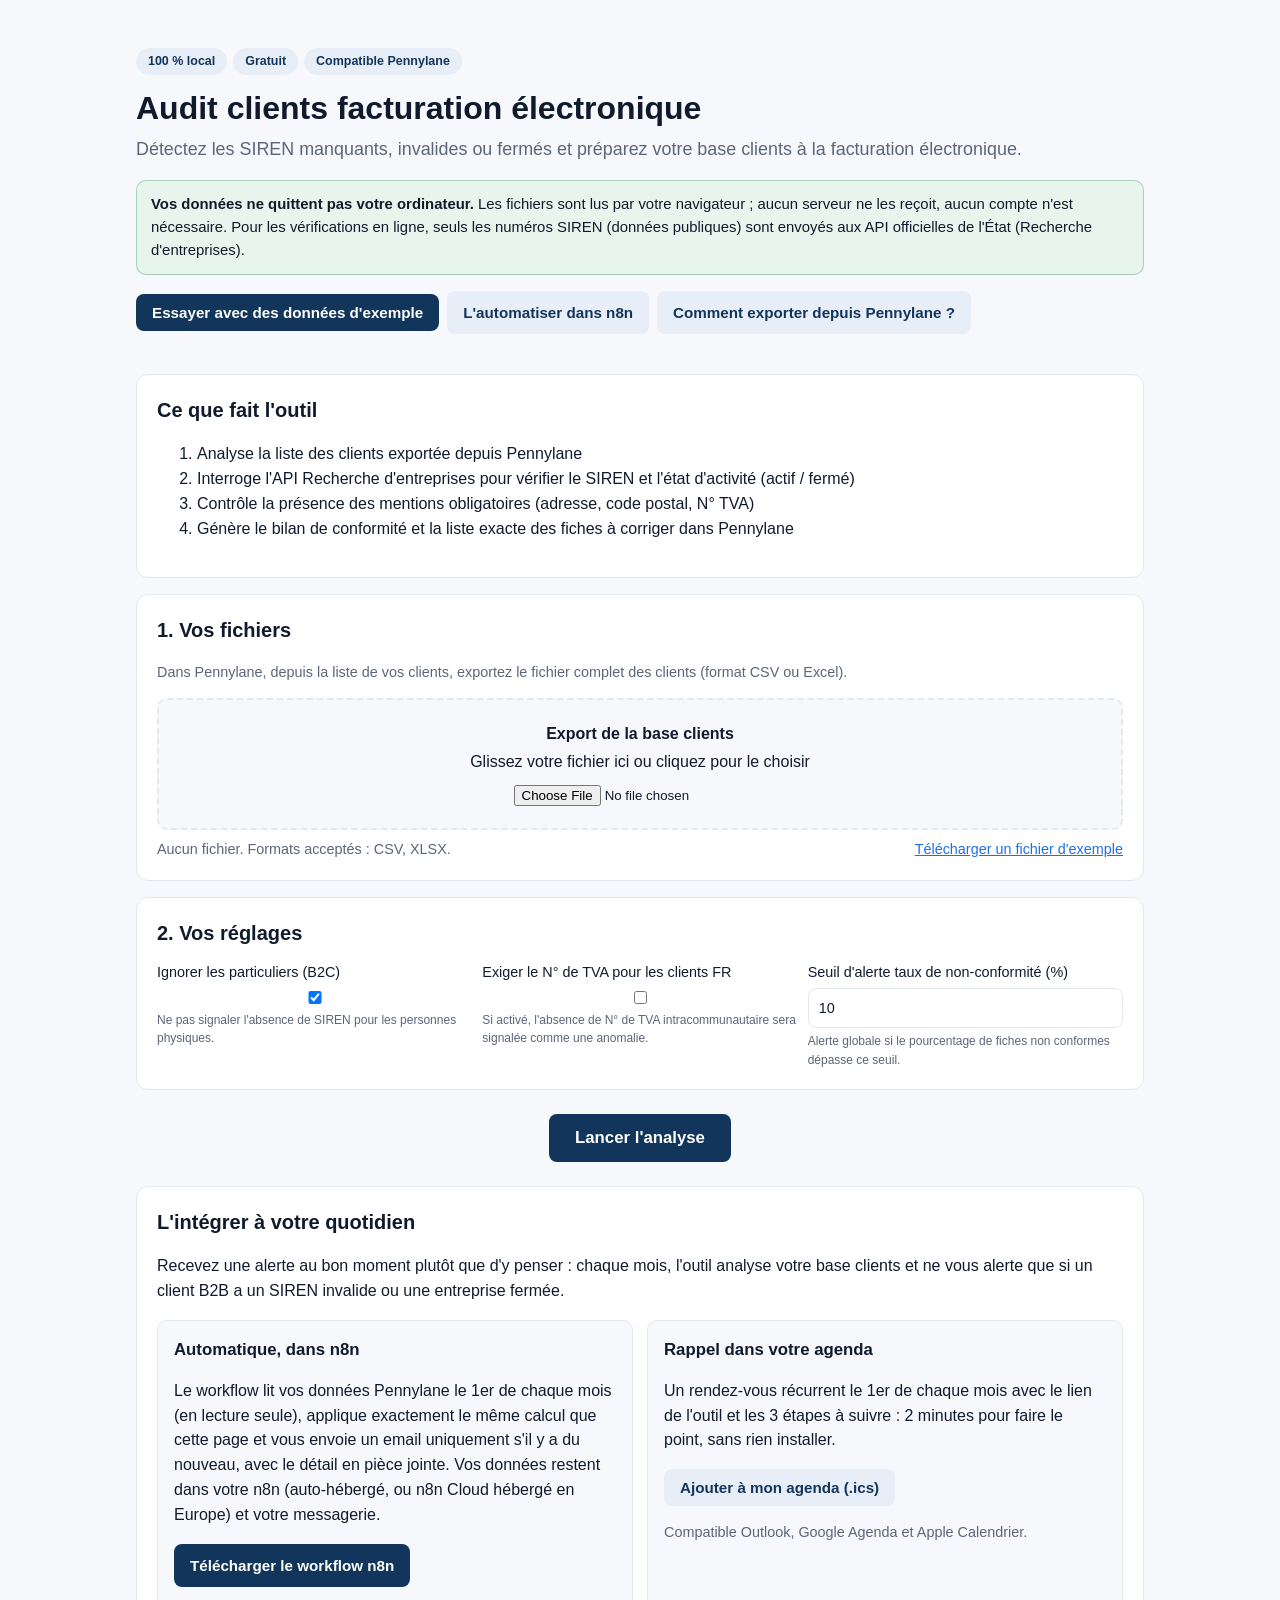
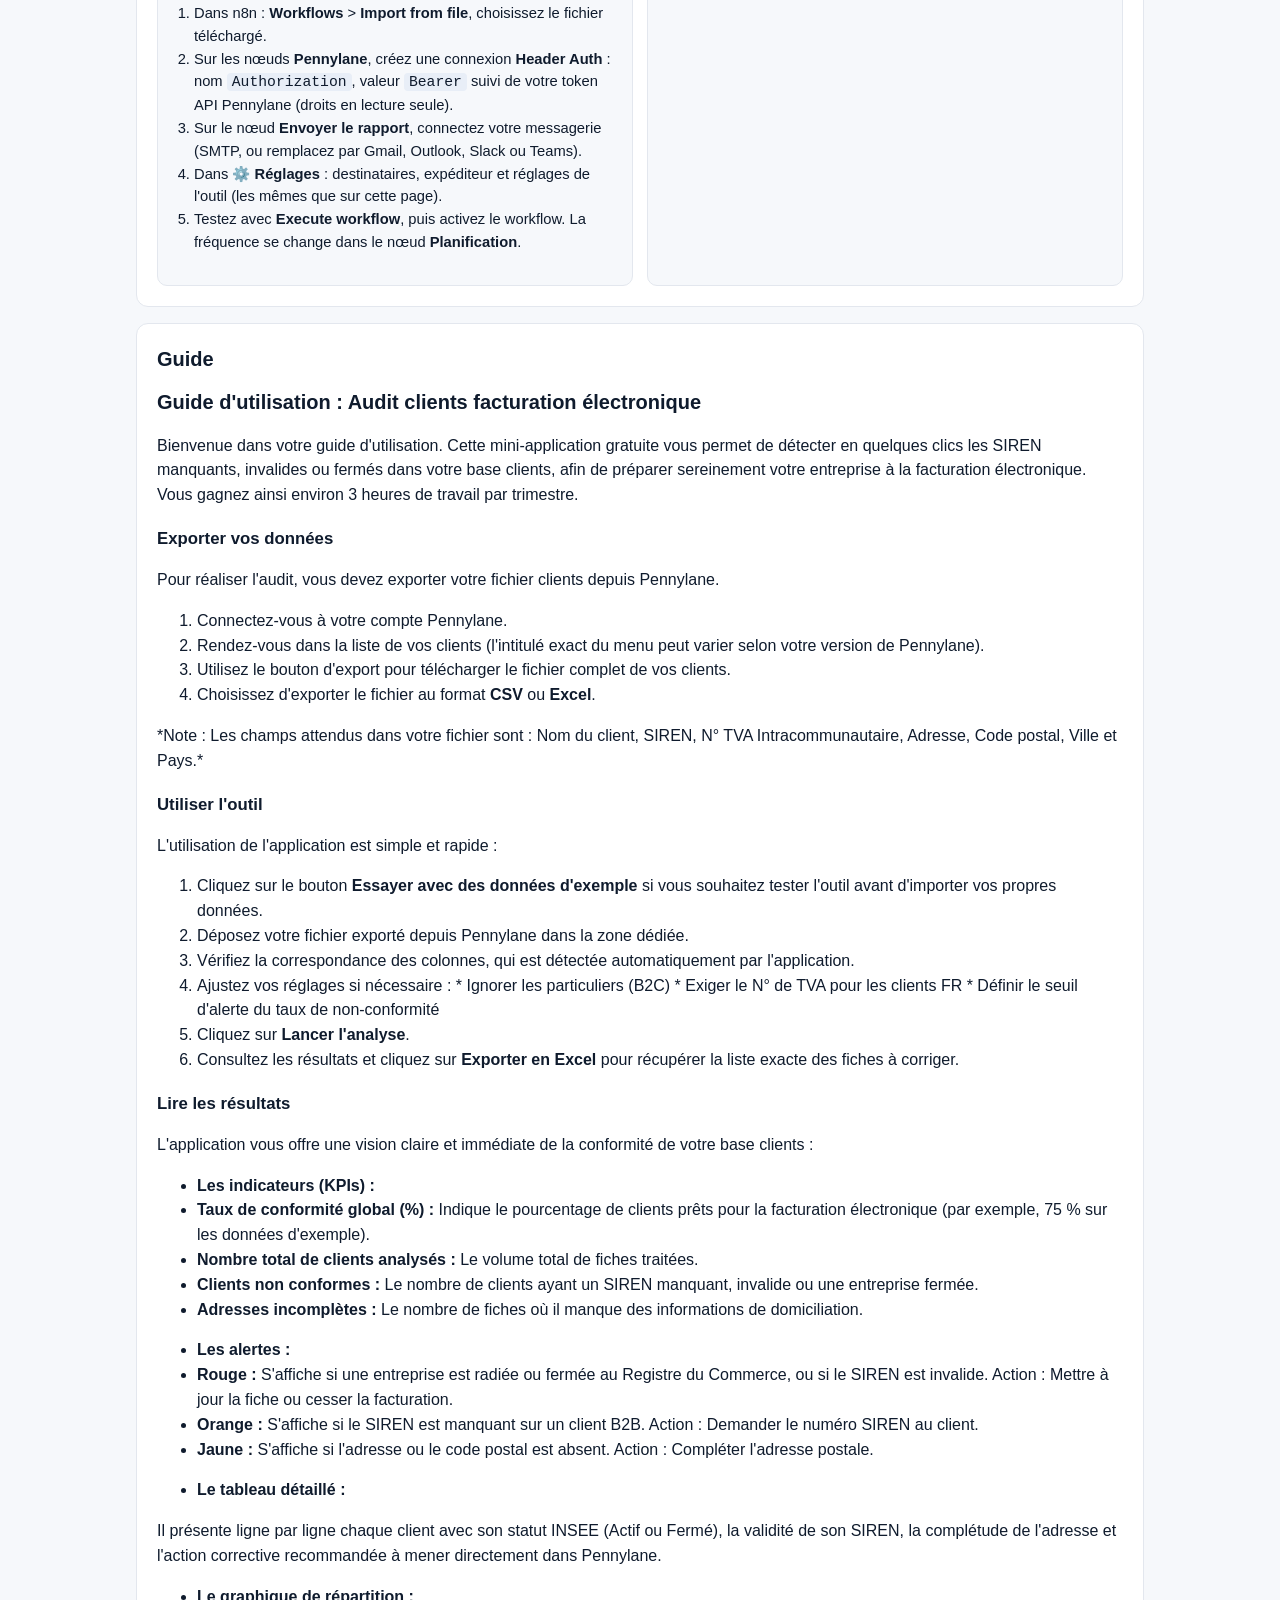
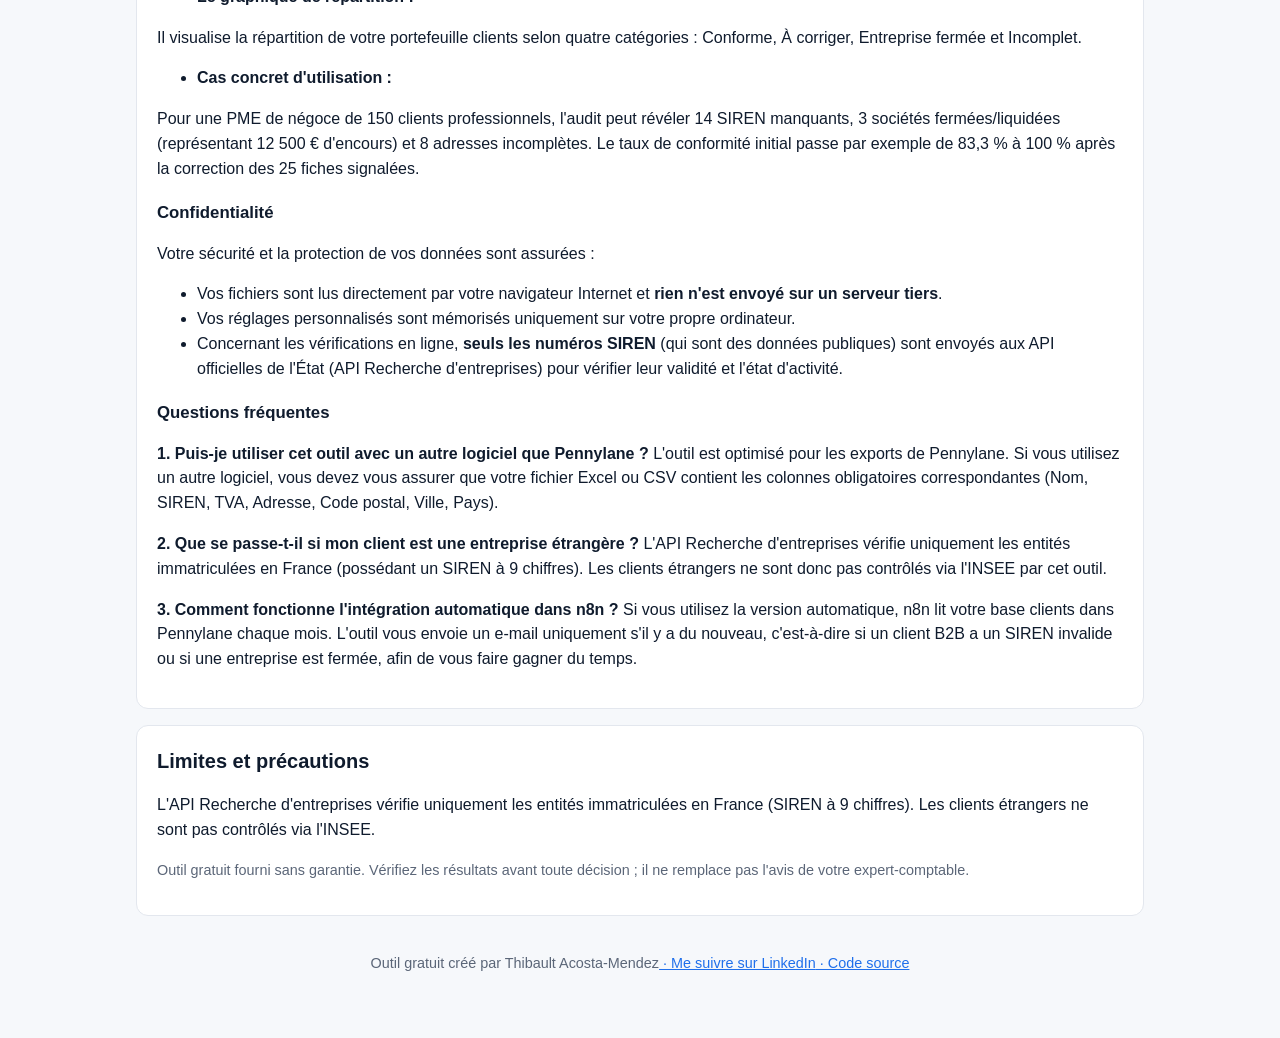
<file: 20261018-audit-clients-facturation-electronique/index.html>
<!DOCTYPE html>
<html lang="fr">
<head>
<meta charset="UTF-8">
<meta name="viewport" content="width=device-width, initial-scale=1">
<title>Audit clients facturation électronique</title>
<meta name="description" content="Détectez les SIREN manquants, invalides ou fermés et préparez votre base clients à la facturation électronique.">
<meta property="og:title" content="Audit clients facturation électronique">
<meta property="og:description" content="Détectez les SIREN manquants, invalides ou fermés et préparez votre base clients à la facturation électronique. Gratuit, 100 % local : vos données ne quittent pas votre ordinateur.">
<meta property="og:type" content="website">
<link rel="stylesheet" href="../_runtime/app.css?v=20261018">
</head>
<body>
<div id="app"></div>
<noscript>Cet outil nécessite JavaScript.</noscript>
<script src="../_runtime/xlsx.full.min.js"></script>
<script>window.OUTIL = {"titre":"Audit clients facturation électronique","slug":"20261018-audit-clients-facturation-electronique","promesse":"Détectez les SIREN manquants, invalides ou fermés et préparez votre base clients à la facturation électronique.","gain_temps":"Environ 3 h par trimestre (estimation)","etapes":["Analyse la liste des clients exportée depuis Pennylane","Interroge l'API Recherche d'entreprises pour vérifier le SIREN et l'état d'activité (actif / fermé)","Contrôle la présence des mentions obligatoires (adresse, code postal, N° TVA)","Génère le bilan de conformité et la liste exacte des fiches à corriger dans Pennylane"],"entrees":[{"id":"base_clients","libelle":"Export de la base clients","obligatoire":true,"description":"Dans Pennylane, depuis la liste de vos clients, exportez le fichier complet des clients (format CSV ou Excel).","source":"clients","champs":[{"cle":"nom","libelle":"Nom du client","type":"texte","motscles":["Nom","Client","Raison sociale","Nom du client","Tiers","Customer name"],"obligatoire":true,"colonne_pennylane":"Nom"},{"cle":"siren","libelle":"SIREN","type":"siren","motscles":["SIREN","Siren","N° SIREN","Numéro SIREN","Siren client","Registration number"],"obligatoire":false,"colonne_pennylane":"SIREN"},{"cle":"tva","libelle":"N° TVA Intracommunautaire","type":"texte","motscles":["N° TVA","TVA","Numéro de TVA","TVA Intracommunautaire","VAT number","N° TVA client"],"obligatoire":false,"colonne_pennylane":"N° TVA"},{"cle":"adresse","libelle":"Adresse","type":"texte","motscles":["Adresse","Voie","Adresse client","Street","Adresse ligne 1"],"obligatoire":false,"colonne_pennylane":"Adresse"},{"cle":"code_postal","libelle":"Code postal","type":"texte","motscles":["Code postal","CP","Zip code","Postal code","Code postal client"],"obligatoire":false,"colonne_pennylane":"Code postal"},{"cle":"ville","libelle":"Ville","type":"texte","motscles":["Ville","City","Commune","Ville client"],"obligatoire":false,"colonne_pennylane":"Ville"},{"cle":"pays","libelle":"Pays","type":"texte","motscles":["Pays","Country","Pays client","Code pays"],"obligatoire":false,"colonne_pennylane":"Pays"}],"description_html":"Dans Pennylane, depuis la liste de vos clients, exportez le fichier complet des clients (format CSV ou Excel)."}],"parametres":[{"cle":"ignorer_particuliers","libelle":"Ignorer les particuliers (B2C)","type":"booleen","defaut":"true","aide":"Ne pas signaler l'absence de SIREN pour les personnes physiques.","options":[],"colonnes":[]},{"cle":"exiger_tva","libelle":"Exiger le N° de TVA pour les clients FR","type":"booleen","defaut":"false","aide":"Si activé, l'absence de N° de TVA intracommunautaire sera signalée comme une anomalie.","options":[],"colonnes":[]},{"cle":"seuil_alerte_taux_erreur","libelle":"Seuil d'alerte taux de non-conformité","type":"pourcentage","defaut":"10","aide":"Alerte globale si le pourcentage de fiches non conformes dépasse ce seuil.","options":[],"colonnes":[]}],"api":["entreprises"],"resultats":"KPIs : Taux de conformité global (%), Nombre total de clients analysés, Clients non conformes (SIREN manquant, invalide ou entreprise fermée), Adresses incomplètes. Alertes : Rouge si entreprise radiée/fermée au Registre du Commerce ou SIREN invalide ; Orange si SIREN manquant sur un client B2B ; Jaune si adresse ou code postal absent. Tableau : Liste détaillée par client avec statut INSEE (Actif / Fermé), validité du SIREN, complétude de l'adresse et action corrective recommandée. Graphique : Répartition du portefeuille clients (Conforme, À corriger, Entreprise fermée, Incomplet).","cas_concret":"Une PME de négoce compte 150 clients professionnels dans Pennylane. L'audit révèle que 14 clients n'ont aucun SIREN renseigné, 3 clients ont un SIREN correspondant à une société fermée/liquidée (représentant 12 500 € d'encours), et 8 clients ont un code postal ou une ville manquante. Taux de conformité initial : 83,3 %. Après correction des 25 fiches signalées, le taux atteint 100 % avant le passage à la facturation électronique.","limites":"L'API Recherche d'entreprises vérifie uniquement les entités immatriculées en France (SIREN à 9 chiffres). Les clients étrangers ne sont pas contrôlés via l'INSEE.","frequence":"mensuelle","declenchement":"chaque mois, l'outil analyse votre base clients et ne vous alerte que si un client B2B a un SIREN invalide ou une entreprise fermée.","automatisable":true,"signature":"Thibault Acosta-Mendez","lien_profil":"www.linkedin.com/in/thibaultacosta-mendez","repo_url":"https://github.com/acostathibault-dot/outils-pme/tree/main/20261018-audit-clients-facturation-electronique","guide_html":"\u003ch2>Guide d'utilisation : Audit clients facturation électronique\u003c/h2>\n\u003cp>Bienvenue dans votre guide d'utilisation. Cette mini-application gratuite vous permet de détecter en quelques clics les SIREN manquants, invalides ou fermés dans votre base clients, afin de préparer sereinement votre entreprise à la facturation électronique. Vous gagnez ainsi environ 3 heures de travail par trimestre.\u003c/p>\n\u003ch3>Exporter vos données\u003c/h3>\n\u003cp>Pour réaliser l'audit, vous devez exporter votre fichier clients depuis Pennylane.\u003c/p>\n\u003col>\u003cli>Connectez-vous à votre compte Pennylane.\u003c/li>\u003cli>Rendez-vous dans la liste de vos clients (l'intitulé exact du menu peut varier selon votre version de Pennylane).\u003c/li>\u003cli>Utilisez le bouton d'export pour télécharger le fichier complet de vos clients.\u003c/li>\u003cli>Choisissez d'exporter le fichier au format \u003cstrong>CSV\u003c/strong> ou \u003cstrong>Excel\u003c/strong>. \u003c/li>\u003c/ol>\n\u003cp>*Note : Les champs attendus dans votre fichier sont : Nom du client, SIREN, N° TVA Intracommunautaire, Adresse, Code postal, Ville et Pays.*\u003c/p>\n\u003ch3>Utiliser l'outil\u003c/h3>\n\u003cp>L'utilisation de l'application est simple et rapide :\u003c/p>\n\u003col>\u003cli>Cliquez sur le bouton \u003cstrong>Essayer avec des données d'exemple\u003c/strong> si vous souhaitez tester l'outil avant d'importer vos propres données.\u003c/li>\u003cli>Déposez votre fichier exporté depuis Pennylane dans la zone dédiée.\u003c/li>\u003cli>Vérifiez la correspondance des colonnes, qui est détectée automatiquement par l'application.\u003c/li>\u003cli>Ajustez vos réglages si nécessaire : * Ignorer les particuliers (B2C) * Exiger le N° de TVA pour les clients FR * Définir le seuil d'alerte du taux de non-conformité\u003c/li>\u003cli>Cliquez sur \u003cstrong>Lancer l'analyse\u003c/strong>.\u003c/li>\u003cli>Consultez les résultats et cliquez sur \u003cstrong>Exporter en Excel\u003c/strong> pour récupérer la liste exacte des fiches à corriger.\u003c/li>\u003c/ol>\n\u003ch3>Lire les résultats\u003c/h3>\n\u003cp>L'application vous offre une vision claire et immédiate de la conformité de votre base clients :\u003c/p>\n\u003cul>\u003cli>\u003cstrong>Les indicateurs (KPIs) :\u003c/strong>\u003c/li>\u003cli>\u003cstrong>Taux de conformité global (%) :\u003c/strong> Indique le pourcentage de clients prêts pour la facturation électronique (par exemple, 75 % sur les données d'exemple).\u003c/li>\u003cli>\u003cstrong>Nombre total de clients analysés :\u003c/strong> Le volume total de fiches traitées.\u003c/li>\u003cli>\u003cstrong>Clients non conformes :\u003c/strong> Le nombre de clients ayant un SIREN manquant, invalide ou une entreprise fermée.\u003c/li>\u003cli>\u003cstrong>Adresses incomplètes :\u003c/strong> Le nombre de fiches où il manque des informations de domiciliation.\u003c/li>\u003c/ul>\n\u003cul>\u003cli>\u003cstrong>Les alertes :\u003c/strong>\u003c/li>\u003cli>\u003cstrong>Rouge :\u003c/strong> S'affiche si une entreprise est radiée ou fermée au Registre du Commerce, ou si le SIREN est invalide. Action : Mettre à jour la fiche ou cesser la facturation.\u003c/li>\u003cli>\u003cstrong>Orange :\u003c/strong> S'affiche si le SIREN est manquant sur un client B2B. Action : Demander le numéro SIREN au client.\u003c/li>\u003cli>\u003cstrong>Jaune :\u003c/strong> S'affiche si l'adresse ou le code postal est absent. Action : Compléter l'adresse postale.\u003c/li>\u003c/ul>\n\u003cul>\u003cli>\u003cstrong>Le tableau détaillé :\u003c/strong> \u003c/li>\u003c/ul>\n\u003cp>Il présente ligne par ligne chaque client avec son statut INSEE (Actif ou Fermé), la validité de son SIREN, la complétude de l'adresse et l'action corrective recommandée à mener directement dans Pennylane.\u003c/p>\n\u003cul>\u003cli>\u003cstrong>Le graphique de répartition :\u003c/strong> \u003c/li>\u003c/ul>\n\u003cp>Il visualise la répartition de votre portefeuille clients selon quatre catégories : Conforme, À corriger, Entreprise fermée et Incomplet.\u003c/p>\n\u003cul>\u003cli>\u003cstrong>Cas concret d'utilisation :\u003c/strong> \u003c/li>\u003c/ul>\n\u003cp>Pour une PME de négoce de 150 clients professionnels, l'audit peut révéler 14 SIREN manquants, 3 sociétés fermées/liquidées (représentant 12 500 € d'encours) et 8 adresses incomplètes. Le taux de conformité initial passe par exemple de 83,3 % à 100 % après la correction des 25 fiches signalées.\u003c/p>\n\u003ch3>Confidentialité\u003c/h3>\n\u003cp>Votre sécurité et la protection de vos données sont assurées :\u003c/p>\n\u003cul>\u003cli>Vos fichiers sont lus directement par votre navigateur Internet et \u003cstrong>rien n'est envoyé sur un serveur tiers\u003c/strong>.\u003c/li>\u003cli>Vos réglages personnalisés sont mémorisés uniquement sur votre propre ordinateur.\u003c/li>\u003cli>Concernant les vérifications en ligne, \u003cstrong>seuls les numéros SIREN\u003c/strong> (qui sont des données publiques) sont envoyés aux API officielles de l'État (API Recherche d'entreprises) pour vérifier leur validité et l'état d'activité.\u003c/li>\u003c/ul>\n\u003ch3>Questions fréquentes\u003c/h3>\n\u003cp>\u003cstrong>1. Puis-je utiliser cet outil avec un autre logiciel que Pennylane ?\u003c/strong> L'outil est optimisé pour les exports de Pennylane. Si vous utilisez un autre logiciel, vous devez vous assurer que votre fichier Excel ou CSV contient les colonnes obligatoires correspondantes (Nom, SIREN, TVA, Adresse, Code postal, Ville, Pays).\u003c/p>\n\u003cp>\u003cstrong>2. Que se passe-t-il si mon client est une entreprise étrangère ?\u003c/strong> L'API Recherche d'entreprises vérifie uniquement les entités immatriculées en France (possédant un SIREN à 9 chiffres). Les clients étrangers ne sont donc pas contrôlés via l'INSEE par cet outil.\u003c/p>\n\u003cp>\u003cstrong>3. Comment fonctionne l'intégration automatique dans n8n ?\u003c/strong> Si vous utilisez la version automatique, n8n lit votre base clients dans Pennylane chaque mois. L'outil vous envoie un e-mail uniquement s'il y a du nouveau, c'est-à-dire si un client B2B a un SIREN invalide ou si une entreprise est fermée, afin de vous faire gagner du temps.\u003c/p>","automatisation":"automatisation-n8n.json"};</script>
<script>
function genererExemple() {
  return {
    base_clients: [
      { nom: 'ACME Solutions SAS', siren: '812345684', tva: 'FR12812345684', adresse: '12 rue de la Paix', code_postal: '75002', ville: 'Paris', pays: 'France' },
      { nom: 'Boulangerie Moderne SARL', siren: '812345726', tva: 'FR34812345726', adresse: '5 avenue Victor Hugo', code_postal: '69006', ville: 'Lyon', pays: 'France' },
      { nom: 'Tech & Co Distribution', siren: '812345775', tva: '', adresse: '14 boulevard Haussmann', code_postal: '75009', ville: 'Paris', pays: 'France' },
      { nom: 'Menuiserie Dubois EURL', siren: '812345817', tva: 'FR56812345817', adresse: 'Zone Industrielle Nord', code_postal: '44000', ville: 'Nantes', pays: 'France' },
      { nom: 'Garage Central SA', siren: '812345866', tva: 'FR78812345866', adresse: '', code_postal: '', ville: 'Marseille', pays: 'France' },
      { nom: 'Cabinet Conseil Alpha', siren: '812345908', tva: 'FR90812345908', adresse: '8 rue Royale', code_postal: '59000', ville: 'Lille', pays: 'France' },
      { nom: 'Imprimerie Provençale', siren: '812345957', tva: 'FR11812345957', adresse: '3 cours Mirabeau', code_postal: '13100', ville: 'Aix-en-Provence', pays: 'France' },
      { nom: 'Bâti Rénov Pro', siren: '812345999', tva: '', adresse: '25 route de Toulouse', code_postal: '33000', ville: 'Bordeaux', pays: 'France' },
      { nom: 'Logistique Ouest SAS', siren: '812346013', tva: 'FR22812346013', adresse: '10 allée des Chênes', code_postal: '35000', ville: 'Rennes', pays: 'France' },
      { nom: 'Pharmacie de la Mairie', siren: '812346062', tva: 'FR33812346062', adresse: '2 place Centrale', code_postal: '67000', ville: 'Strasbourg', pays: 'France' },
      { nom: 'Ancienne Ferronnerie SAS', siren: '823456710', tva: 'FR44823456710', adresse: '18 chemin Vert', code_postal: '31000', ville: 'Toulouse', pays: 'France' },
      { nom: 'Transport Express Sud', siren: '823456850', tva: 'FR55823456850', adresse: 'ZAC des Vignes', code_postal: '34000', ville: 'Montpellier', pays: 'France' },
      { nom: 'Consultant Sans Siret', siren: '', tva: '', adresse: '45 rue de la République', code_postal: '69002', ville: 'Lyon', pays: 'France' },
      { nom: 'Dupont Jean-Marc', siren: '', tva: '', adresse: '12 rue des Fleurs', code_postal: '75015', ville: 'Paris', pays: 'France' },
      { nom: 'Société Fictive Invalide', siren: '123456789', tva: 'FR99123456789', adresse: '1 rue Imaginaire', code_postal: '99999', ville: 'Nullepart', pays: 'France' },
      { nom: 'Global Trading BV', siren: '', tva: 'NL888888888B01', adresse: 'Keizersgracht 421', code_postal: '1016 EK', ville: 'Amsterdam', pays: 'Pays-Bas' }
    ]
  };
}

async function analyser(donnees, params, outils) {
  var clients = donnees.base_clients || [];

  if (clients.length === 0) {
    return {
      kpis: [
        { libelle: 'Taux de conformité', valeur: 0, format: 'pourcent', niveau: 'info', detail: 'Aucun client' },
        { libelle: 'Clients analysés', valeur: 0, format: 'nombre', niveau: 'info' },
        { libelle: 'Fiches non conformes', valeur: 0, format: 'nombre', niveau: 'info' },
        { libelle: 'Adresses incomplètes', valeur: 0, format: 'nombre', niveau: 'info' }
      ],
      alertes: [{
        niveau: 'info',
        titre: 'Base clients vide',
        detail: 'Veuillez importer le fichier exporté depuis Pennylane pour lancer l\'audit de conformité à la facturation électronique.'
      }],
      tableaux: [{
        id: 'conformite',
        titre: 'Diagnostic des fiches clients',
        description: 'Détail de la conformité par client pour la facturation électronique.',
        colonnes: [
          { cle: 'nom', libelle: 'Nom client', format: 'texte' },
          { cle: 'pays', libelle: 'Pays', format: 'texte' },
          { cle: 'siren', libelle: 'SIREN', format: 'texte' },
          { cle: 'statut_insee', libelle: 'Statut INSEE', format: 'texte' },
          { cle: 'adresse_ok', libelle: 'Adresse complète', format: 'texte' },
          { cle: 'tva', libelle: 'N° TVA', format: 'texte' },
          { cle: 'statut_audit', libelle: 'Statut conformité', format: 'niveau' },
          { cle: 'action', libelle: 'Action corrective', format: 'texte' }
        ],
        lignes: []
      }],
      graphiques: []
    };
  }

  var ignorerParticuliers = params.ignorer_particuliers !== false;
  var exigerTva = params.exiger_tva === true;
  var seuilAlerte = params.seuil_alerte_taux_erreur != null ? outils.num(params.seuil_alerte_taux_erreur) : 10;

  function estParticulier(nom) {
    if (!nom) return false;
    var n = outils.normaliser(nom);
    var motsPro = ['sas', 'sarl', 'eurl', 'sa', 'sci', 'snc', 'gie', 'assoc', 'association', 'fondation', 'ets', 'ets.', 'ets ', 'ste', 'ste.', 'groupe', 'cabinet', 'boulangerie', 'menuiserie', 'garage', 'transport', 'imprimerie', 'solutions', 'consulting', 'tech', 'trading', 'services', 'co'];
    var parts = n.split(/[\s,.-]+/);
    for (var i = 0; i < parts.length; i++) {
      if (motsPro.indexOf(parts[i]) !== -1) return false;
    }
    // Heuristique prénom / nom : deux mots simples sans terme société
    return parts.length >= 2 && parts.length <= 3;
  }

  // Collecte et dédoublonnage des SIREN valides pour appel API
  var sirensUniques = [];
  var sirensMap = {};

  clients.forEach(function (c) {
    var s = (c.siren || '').toString().trim().replace(/\s+/g, '');
    if (s && outils.sirenValide(s)) {
      if (!sirensMap[s]) {
        sirensMap[s] = true;
        sirensUniques.push(s);
      }
    }
  });

  var donneesInsee = {};
  var maxSiren = Math.min(sirensUniques.length, 300);

  for (var i = 0; i < maxSiren; i++) {
    var sirenCourant = sirensUniques[i];
    outils.progression('Vérification INSEE : ' + (i + 1) + ' / ' + maxSiren, (i + 1) / maxSiren);
    try {
      var res = await outils.api.entreprise(sirenCourant);
      donneesInsee[sirenCourant] = res;
    } catch (e) {
      donneesInsee[sirenCourant] = null;
    }
  }

  var fichesTraitees = [];
  var nbNonConformes = 0;
  var nbAdressesIncompletes = 0;
  var nbSirenManquants = 0;
  var nbSirenInvalides = 0;
  var nbFermees = 0;
  var nbTvaManquantes = 0;

  clients.forEach(function (c) {
    var nom = (c.nom || '').trim();
    var sirenBrut = (c.siren || '').toString().trim().replace(/\s+/g, '');
    var pays = (c.pays || '').trim();
    var paysNorm = outils.normaliser(pays);
    var estFrance = paysNorm === '' || paysNorm === 'france' || paysNorm === 'fr';

    var adresse = (c.adresse || '').trim();
    var cp = (c.code_postal || '').trim();
    var ville = (c.ville || '').trim();
    var tva = (c.tva || '').trim();

    var adresseComplete = (adresse !== '' && cp !== '' && ville !== '');
    if (!adresseComplete) {
      nbAdressesIncompletes++;
    }

    var estB2C = estParticulier(nom);
    var anomalieNiveau = 'ok'; // ok, alerte, danger
    var statutAudit = 'Conforme';
    var action = 'Aucune';
    var statutInsee = 'Non contrôlé';

    if (!estFrance) {
      statutInsee = 'Hors France';
      if (!adresseComplete) {
        anomalieNiveau = 'alerte';
        statutAudit = 'Adresse incomplète';
        action = 'Compléter adresse, code postal ou ville dans Pennylane';
      }
    } else {
      // Client en France
      if (sirenBrut === '') {
        if (ignorerParticuliers && estB2C) {
          statutInsee = 'Particulier (B2C)';
          if (!adresseComplete) {
            anomalieNiveau = 'alerte';
            statutAudit = 'Adresse incomplète';
            action = 'Compléter l\'adresse de facturation';
          }
        } else {
          nbSirenManquants++;
          anomalieNiveau = 'alerte';
          statutAudit = 'SIREN manquant';
          action = 'Renseigner le SIREN 9 chiffres dans la fiche Pennylane';
          statutInsee = 'Non renseigné';
        }
      } else if (!outils.sirenValide(sirenBrut)) {
        nbSirenInvalides++;
        anomalieNiveau = 'danger';
        statutAudit = 'SIREN invalide';
        action = 'Corriger le numéro SIREN (clé de Luhn incorrecte)';
        statutInsee = 'Invalide';
      } else {
        // SIREN valide format
        var info = donneesInsee[sirenBrut];
        if (info) {
          statutInsee = info.etat === 'fermée' ? 'Fermée' : 'Active';
          if (info.etat === 'fermée') {
            nbFermees++;
            anomalieNiveau = 'danger';
            statutAudit = 'Entreprise fermée';
            action = 'Société radiée/fermée au Registre : vérifier la solvabilité et bloquer les commandes';
          }
        } else {
          statutInsee = 'Inconnu INSEE';
        }

        if (anomalieNiveau === 'ok' && !adresseComplete) {
          anomalieNiveau = 'alerte';
          statutAudit = 'Adresse incomplète';
          action = 'Compléter l\'adresse ou la commune dans Pennylane';
        }

        if (anomalieNiveau === 'ok' && exigerTva && !tva) {
          nbTvaManquantes++;
          anomalieNiveau = 'alerte';
          statutAudit = 'N° TVA manquant';
          action = 'Renseigner le numéro de TVA intracommunautaire';
        }
      }
    }

    if (anomalieNiveau !== 'ok') {
      nbNonConformes++;
    }

    var _niv = anomalieNiveau === 'danger' ? 'danger' : (anomalieNiveau === 'alerte' ? 'alerte' : null);

    fichesTraitees.push({
      nom: nom || '(Sans nom)',
      pays: pays || 'France',
      siren: sirenBrut || '-',
      statut_insee: statutInsee,
      adresse_ok: adresseComplete ? 'Complète' : 'Incomplète',
      tva: tva || '-',
      statut_audit: statutAudit,
      action: action,
      _niveau: _niv,
      _severite: anomalieNiveau === 'danger' ? 2 : (anomalieNiveau === 'alerte' ? 1 : 0)
    });
  });

  // Tri : danger d'abord, puis alerte, puis conforme
  fichesTraitees = outils.trier(fichesTraitees, '_severite', true);

  var totalClients = clients.length;
  var nbConformes = totalClients - nbNonConformes;
  var tauxConformite = outils.pourcent(nbConformes, totalClients);
  var tauxErreur = outils.pourcent(nbNonConformes, totalClients);

  var kpis = [
    {
      libelle: 'Taux de conformité',
      valeur: tauxConformite,
      format: 'pourcent',
      niveau: tauxErreur > seuilAlerte ? 'danger' : (tauxErreur > 0 ? 'alerte' : 'ok'),
      detail: nbConformes + ' sur ' + totalClients + ' clients conformes'
    },
    {
      libelle: 'Clients analysés',
      valeur: totalClients,
      format: 'nombre',
      niveau: 'info',
      detail: 'Portefeuille Pennylane'
    },
    {
      libelle: 'Fiches à corriger',
      valeur: nbNonConformes,
      format: 'nombre',
      niveau: nbNonConformes > 0 ? 'danger' : 'ok',
      detail: nbFermees + ' fermées, ' + (nbSirenManquants + nbSirenInvalides) + ' SIREN invalides/absents'
    },
    {
      libelle: 'Adresses incomplètes',
      valeur: nbAdressesIncompletes,
      format: 'nombre',
      niveau: nbAdressesIncompletes > 0 ? 'alerte' : 'ok',
      detail: 'Voie, code postal ou ville manquant'
    }
  ];

  var alertes = [];

  if (sirensUniques.length > 300) {
    alertes.push({
      niveau: 'info',
      titre: 'Plafond API atteint',
      detail: 'Seuls les 300 premiers SIREN distincts ont été vérifiés auprès de l\'INSEE. Traitez la base par tranches si nécessaire.'
    });
  }

  if (nbFermees > 0) {
    alertes.push({
      niveau: 'danger',
      titre: nbFermees + ' entreprise(s) radiée(s) ou fermée(s)',
      detail: nbFermees + ' client(s) ont un SIREN correspondant à une entité fermée au Registre INSEE. Risque élevé d\'impayé et facturation impossible. Bloquez les livraisons et mettez à jour la fiche.'
    });
  }

  if (nbSirenInvalides > 0) {
    alertes.push({
      niveau: 'danger',
      titre: nbSirenInvalides + ' SIREN invalide(s)',
      detail: 'La clé de contrôle de ces SIREN est incorrecte. La plateforme publique (PPF / PDP) rejettera immédiatement toute facture émise vers ces tiers.'
    });
  }

  if (nbSirenManquants > 0) {
    alertes.push({
      niveau: 'alerte',
      titre: nbSirenManquants + ' client(s) B2B sans SIREN',
      detail: 'En facturation électronique obligatoire, le SIREN de l\'acheteur est la clé de routage indispensable. Renseignez-le directement dans Pennylane.'
    });
  }

  if (tauxErreur > seuilAlerte && nbFermees === 0 && nbSirenInvalides === 0) {
    alertes.push({
      niveau: 'alerte',
      titre: 'Taux de non-conformité élevé (' + outils.arrondi(tauxErreur, 1) + ' %)',
      detail: 'Votre seuil d\'alerte de ' + seuilAlerte + ' % est dépassé. ' + nbNonConformes + ' fiches clients doivent être assainies avant l\'entrée en vigueur de l\'obligation.'
    });
  }

  if (nbAdressesIncompletes > 0 && alertes.length < 5) {
    alertes.push({
      niveau: 'alerte',
      titre: nbAdressesIncompletes + ' adresse(s) incomplète(s)',
      detail: 'L\'adresse de facturation complète (voie, code postal, ville) est une mention obligatoire stricte sur le flux électronique de facturation.'
    });
  }

  var tableauLignes = fichesTraitees.map(function (f) {
    return {
      nom: f.nom,
      pays: f.pays,
      siren: f.siren,
      statut_insee: f.statut_insee,
      adresse_ok: f.adresse_ok,
      tva: f.tva,
      statut_audit: f.statut_audit,
      action: f.action,
      _niveau: f._niveau
    };
  });

  // Données pour le graphique
  var statsAudit = outils.grouper(fichesTraitees, 'statut_audit');
  var barresGraphique = Object.keys(statsAudit).map(function (statut) {
    return {
      libelle: statut,
      valeur: statsAudit[statut].length
    };
  });
  barresGraphique = outils.trier(barresGraphique, 'valeur', true);

  return {
    kpis: kpis,
    alertes: alertes,
    tableaux: [
      {
        id: 'conformite',
        titre: 'Diagnostic de conformité des clients Pennylane',
        description: 'Liste des clients classée par criticité : entreprises fermées et SIREN invalides en priorité.',
        colonnes: [
          { cle: 'nom', libelle: 'Nom client', format: 'texte' },
          { cle: 'pays', libelle: 'Pays', format: 'texte' },
          { cle: 'siren', libelle: 'SIREN', format: 'texte' },
          { cle: 'statut_insee', libelle: 'Statut INSEE', format: 'texte' },
          { cle: 'adresse_ok', libelle: 'Adresse complète', format: 'texte' },
          { cle: 'tva', libelle: 'N° TVA', format: 'texte' },
          { cle: 'statut_audit', libelle: 'Statut conformité', format: 'niveau' },
          { cle: 'action', libelle: 'Action corrective', format: 'texte' }
        ],
        lignes: tableauLignes
      }
    ],
    graphiques: [
      {
        titre: 'Répartition du portefeuille par conformité',
        format: 'nombre',
        barres: barresGraphique
      }
    ]
  };
}
</script>
<script src="../_runtime/app.js?v=20261018"></script>
</body>
</html>
</file>
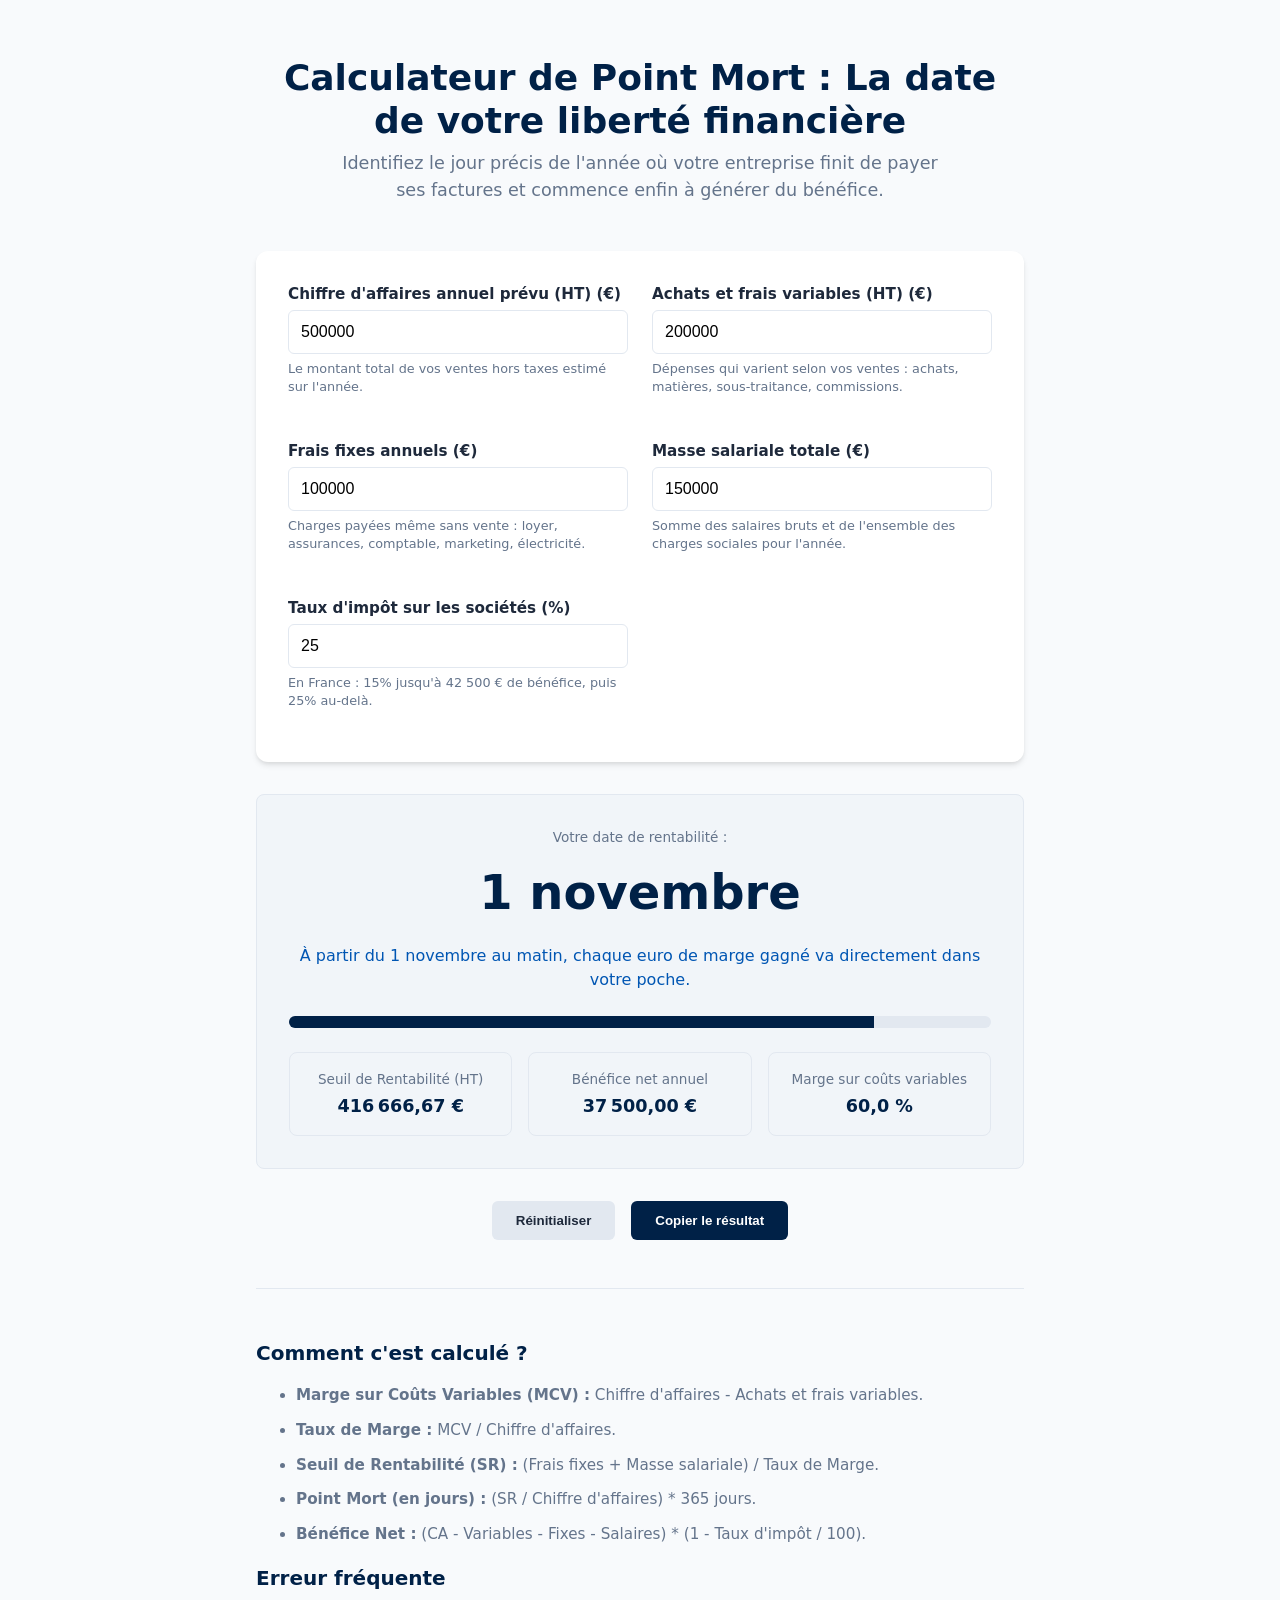
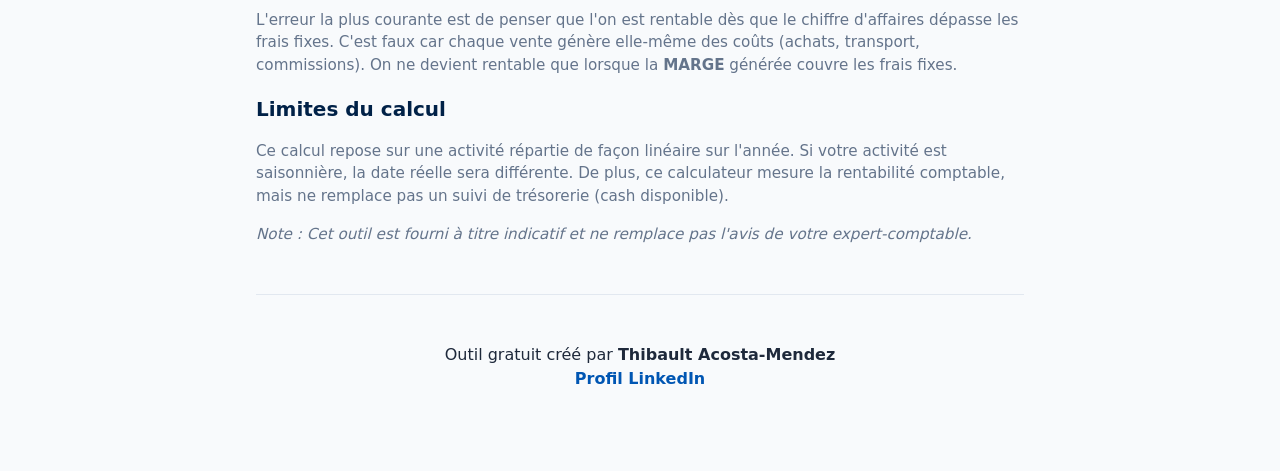
<file: 20261018-date-rentabilite-pme/index.html>
<!DOCTYPE html>
<html lang="fr">
<head>
    <meta charset="UTF-8">
    <meta name="viewport" content="width=device-width, initial-scale=1.0">
    <title>Calculateur de Point Mort : La date de votre liberté financière</title>
    <meta name="description" content="Identifiez le jour précis de l'année où votre entreprise finit de payer ses factures et commence enfin à générer du bénéfice.">
    <meta property="og:title" content="Calculateur de Point Mort : La date de votre liberté financière">
    <meta property="og:description" content="Outil gratuit pour dirigeants de PME : calculez votre seuil de rentabilité et votre date de profit.">
    <meta property="og:type" content="website">
    <style>
        :root {
            --primary: #002147;
            --accent: #0056b3;
            --bg: #f8fafc;
            --card: #ffffff;
            --text: #1e293b;
            --text-light: #64748b;
            --border: #e2e8f0;
            --success: #10b981;
        }

        * { box-sizing: border-box; -webkit-font-smoothing: antialiased; }
        body { 
            font-family: system-ui, -apple-system, BlinkMacSystemFont, "Segoe UI", Roboto, sans-serif; 
            line-height: 1.5; 
            color: var(--text); 
            background-color: var(--bg); 
            margin: 0; 
            padding: 0;
        }

        .container { max-width: 800px; margin: 0 auto; padding: 2rem 1rem; }

        header { text-align: center; margin-bottom: 3rem; }
        h1 { color: var(--primary); font-size: 2.25rem; margin-bottom: 0.5rem; line-height: 1.2; }
        .promise { font-size: 1.1rem; color: var(--text-light); max-width: 600px; margin: 0 auto; }

        .card { 
            background: var(--card); 
            border-radius: 12px; 
            padding: 2rem; 
            box-shadow: 0 4px 6px -1px rgba(0, 0, 0, 0.1), 0 2px 4px -1px rgba(0, 0, 0, 0.06);
            margin-bottom: 2rem;
        }

        .grid { display: grid; grid-template-columns: 1fr 1fr; gap: 1.5rem; }
        @media (max-width: 640px) { .grid { grid-template-columns: 1fr; } }

        .form-group { margin-bottom: 1.25rem; }
        label { display: block; font-weight: 600; margin-bottom: 0.25rem; font-size: 0.95rem; }
        .input-wrapper { position: relative; }
        input { 
            width: 100%; 
            padding: 0.75rem; 
            border: 1px solid var(--border); 
            border-radius: 6px; 
            font-size: 1rem; 
            transition: border-color 0.2s;
            background: #fff;
        }
        input:focus { outline: none; border-color: var(--accent); ring: 2px solid var(--accent); }
        .help-text { font-size: 0.8rem; color: var(--text-light); margin-top: 0.4rem; display: block; line-height: 1.4; }

        .results-main { text-align: center; padding: 2rem; background: #f1f5f9; border-radius: 8px; margin-bottom: 2rem; border: 1px solid var(--border); }
        .date-display { font-size: 3rem; font-weight: 800; color: var(--primary); margin: 0.5rem 0; }
        .interpretation { font-weight: 500; color: var(--accent); min-height: 3rem; }

        .progress-container { background: #e2e8f0; height: 12px; border-radius: 6px; margin: 1.5rem 0; overflow: hidden; }
        #progress-bar { height: 100%; background: var(--primary); width: 0%; transition: width 0.5s ease-out; }

        .stats-grid { display: grid; grid-template-columns: repeat(auto-fit, minmax(200px, 1fr)); gap: 1rem; margin-top: 1rem; }
        .stat-card { padding: 1rem; border: 1px solid var(--border); border-radius: 8px; text-align: center; }
        .stat-label { font-size: 0.85rem; color: var(--text-light); display: block; margin-bottom: 0.25rem; }
        .stat-value { font-size: 1.1rem; font-weight: 700; color: var(--primary); }

        .actions { display: flex; gap: 1rem; justify-content: center; margin-bottom: 2rem; }
        button { 
            padding: 0.75rem 1.5rem; 
            border-radius: 6px; 
            font-weight: 600; 
            cursor: pointer; 
            transition: all 0.2s;
            border: none;
        }
        .btn-reset { background: #e2e8f0; color: var(--text); }
        .btn-reset:hover { background: #cbd5e1; }
        .btn-copy { background: var(--primary); color: white; }
        .btn-copy:hover { background: #001a38; }

        .info-section { margin-top: 3rem; border-top: 1px solid var(--border); padding-top: 2rem; }
        .info-section h2 { font-size: 1.25rem; color: var(--primary); margin-bottom: 1rem; }
        .info-section p, .info-section li { font-size: 0.95rem; color: var(--text-light); margin-bottom: 0.75rem; }
        .error-box { background: #fef2f2; border: 1px solid #fee2e2; color: #991b1b; padding: 1rem; border-radius: 6px; margin-bottom: 1rem; display: none; }

        footer { text-align: center; padding: 3rem 0; border-top: 1px solid var(--border); margin-top: 3rem; }
        footer a { color: var(--accent); text-decoration: none; font-weight: 600; }
        footer a:hover { text-decoration: underline; }

        .formula { font-family: monospace; background: #f1f5f9; padding: 0.2rem 0.4rem; border-radius: 4px; }
    </style>
</head>
<body>

<div class="container">
    <header>
        <h1>Calculateur de Point Mort : La date de votre liberté financière</h1>
        <p class="promise">Identifiez le jour précis de l'année où votre entreprise finit de payer ses factures et commence enfin à générer du bénéfice.</p>
    </header>

    <div class="card">
        <div class="grid">
            <div class="form-group">
                <label for="ca">Chiffre d'affaires annuel prévu (HT) (€)</label>
                <input type="number" id="ca" value="500000" step="1000">
                <span class="help-text">Le montant total de vos ventes hors taxes estimé sur l'année.</span>
            </div>
            <div class="form-group">
                <label for="variables">Achats et frais variables (HT) (€)</label>
                <input type="number" id="variables" value="200000" step="1000">
                <span class="help-text">Dépenses qui varient selon vos ventes : achats, matières, sous-traitance, commissions.</span>
            </div>
            <div class="form-group">
                <label for="fixes">Frais fixes annuels (€)</label>
                <input type="number" id="fixes" value="100000" step="1000">
                <span class="help-text">Charges payées même sans vente : loyer, assurances, comptable, marketing, électricité.</span>
            </div>
            <div class="form-group">
                <label for="salaires">Masse salariale totale (€)</label>
                <input type="number" id="salaires" value="150000" step="1000">
                <span class="help-text">Somme des salaires bruts et de l'ensemble des charges sociales pour l'année.</span>
            </div>
            <div class="form-group">
                <label for="is">Taux d'impôt sur les sociétés (%)</label>
                <input type="number" id="is" value="25" step="0.1">
                <span class="help-text">En France : 15% jusqu'à 42 500 € de bénéfice, puis 25% au-delà.</span>
            </div>
        </div>
    </div>

    <div id="error-msg" class="error-box"></div>

    <div class="results-main">
        <span class="stat-label">Votre date de rentabilité :</span>
        <div id="res-date" class="date-display">-</div>
        <p id="res-interpretation" class="interpretation">Saisissez vos données pour voir le résultat.</p>
        
        <div class="progress-container">
            <div id="progress-bar"></div>
        </div>

        <div class="stats-grid">
            <div class="stat-card">
                <span class="stat-label">Seuil de Rentabilité (HT)</span>
                <div id="res-sr" class="stat-value">-</div>
            </div>
            <div class="stat-card">
                <span class="stat-label">Bénéfice net annuel</span>
                <div id="res-net" class="stat-value">-</div>
            </div>
            <div class="stat-card">
                <span class="stat-label">Marge sur coûts variables</span>
                <div id="res-mcv" class="stat-value">-</div>
            </div>
        </div>
    </div>

    <div class="actions">
        <button class="btn-reset" onclick="resetForm()">Réinitialiser</button>
        <button class="btn-copy" onclick="copyResults()">Copier le résultat</button>
    </div>

    <div class="info-section">
        <h2>Comment c'est calculé ?</h2>
        <ul>
            <li><strong>Marge sur Coûts Variables (MCV) :</strong> Chiffre d'affaires - Achats et frais variables.</li>
            <li><strong>Taux de Marge :</strong> MCV / Chiffre d'affaires.</li>
            <li><strong>Seuil de Rentabilité (SR) :</strong> (Frais fixes + Masse salariale) / Taux de Marge.</li>
            <li><strong>Point Mort (en jours) :</strong> (SR / Chiffre d'affaires) * 365 jours.</li>
            <li><strong>Bénéfice Net :</strong> (CA - Variables - Fixes - Salaires) * (1 - Taux d'impôt / 100).</li>
        </ul>

        <h2>Erreur fréquente</h2>
        <p>L'erreur la plus courante est de penser que l'on est rentable dès que le chiffre d'affaires dépasse les frais fixes. C'est faux car chaque vente génère elle-même des coûts (achats, transport, commissions). On ne devient rentable que lorsque la <strong>MARGE</strong> générée couvre les frais fixes.</p>

        <h2>Limites du calcul</h2>
        <p>Ce calcul repose sur une activité répartie de façon linéaire sur l'année. Si votre activité est saisonnière, la date réelle sera différente. De plus, ce calculateur mesure la rentabilité comptable, mais ne remplace pas un suivi de trésorerie (cash disponible).</p>
        <p><em>Note : Cet outil est fourni à titre indicatif et ne remplace pas l'avis de votre expert-comptable.</em></p>
    </div>

    <footer>
        Outil gratuit créé par <strong>Thibault Acosta-Mendez</strong><br>
        <a href="https://www.linkedin.com/in/thibaultacosta-mendez" target="_blank" id="linkedin-link">Profil LinkedIn</a>
    </footer>
</div>

<script>
    const inputs = ['ca', 'variables', 'fixes', 'salaires', 'is'];
    const fmtEuro = new Intl.NumberFormat('fr-FR', { style: 'currency', currency: 'EUR' });
    const fmtPct = new Intl.NumberFormat('fr-FR', { style: 'percent', minimumFractionDigits: 1 });
    const fmtDate = new Intl.DateTimeFormat('fr-FR', { day: 'numeric', month: 'long' });

    function calculate() {
        const val = {};
        inputs.forEach(id => val[id] = parseFloat(document.getElementById(id).value) || 0);
        
        const errorBox = document.getElementById('error-msg');
        errorBox.style.display = 'none';

        // Validation
        if (val.ca <= 0) {
            showError("Le chiffre d'affaires doit être supérieur à 0 pour calculer la rentabilité.");
            return;
        }
        if (val.variables >= val.ca) {
            showError("Vos frais variables sont supérieurs ou égaux à votre CA. Vous perdez de l'argent sur chaque vente, la rentabilité est impossible en l'état.");
            return;
        }

        // Calculs
        const mcv = val.ca - val.variables;
        const tauxMarge = mcv / val.ca;
        const chargesFixesTotales = val.fixes + val.salaires;
        const sr = chargesFixesTotales / tauxMarge;
        const jours = (sr / val.ca) * 365;
        const beneficeBrut = val.ca - val.variables - chargesFixesTotales;
        const beneficeNet = beneficeBrut > 0 ? beneficeBrut * (1 - val.is / 100) : beneficeBrut;

        // Affichage
        document.getElementById('res-sr').textContent = fmtEuro.format(sr);
        document.getElementById('res-net').textContent = fmtEuro.format(beneficeNet);
        document.getElementById('res-mcv').textContent = fmtPct.format(tauxMarge);

        const progressBar = document.getElementById('progress-bar');
        const dateDisplay = document.getElementById('res-date');
        const interpDisplay = document.getElementById('res-interpretation');

        if (jours > 365) {
            dateDisplay.textContent = "Hors délai";
            interpDisplay.textContent = "Votre entreprise n'atteint pas son seuil de rentabilité sur cette année. Il faut augmenter le CA ou réduire les charges.";
            progressBar.style.width = "100%";
            progressBar.style.backgroundColor = "#ef4444";
        } else if (jours <= 0) {
            dateDisplay.textContent = "1er Janvier";
            interpDisplay.textContent = "Vous êtes rentable dès le premier jour de l'année !";
            progressBar.style.width = "0%";
            progressBar.style.backgroundColor = 'var(--success)';
        } else {
            const dateRentabilite = new Date(2024, 0, 1); // Année non bissextile pour le standard
            dateRentabilite.setDate(Math.ceil(jours) + 1);
            dateDisplay.textContent = fmtDate.format(dateRentabilite);
            
            const percentYear = (jours / 365) * 100;
            progressBar.style.width = percentYear + "%";
            progressBar.style.backgroundColor = "var(--primary)";
            
            interpDisplay.textContent = `À partir du ${fmtDate.format(dateRentabilite)} au matin, chaque euro de marge gagné va directement dans votre poche.`;
        }
    }

    function showError(msg) {
        const errorBox = document.getElementById('error-msg');
        errorBox.textContent = msg;
        errorBox.style.display = 'block';
        document.getElementById('res-date').textContent = "-";
        document.getElementById('res-sr').textContent = "-";
        document.getElementById('res-net').textContent = "-";
        document.getElementById('res-mcv').textContent = "-";
        document.getElementById('res-interpretation').textContent = "Calcul impossible.";
        document.getElementById('progress-bar').style.width = "0%";
    }

    function resetForm() {
        document.getElementById('ca').value = 500000;
        document.getElementById('variables').value = 200000;
        document.getElementById('fixes').value = 100000;
        document.getElementById('salaires').value = 150000;
        document.getElementById('is').value = 25;
        calculate();
    }

    function copyResults() {
        const date = document.getElementById('res-date').textContent;
        const sr = document.getElementById('res-sr').textContent;
        const net = document.getElementById('res-net').textContent;
        const text = `Résultats de mon Point Mort :\n- Date de rentabilité : ${date}\n- Seuil de Rentabilité : ${sr}\n- Bénéfice net estimé : ${net}\nCalculé sur l'outil de Thibault Acosta-Mendez.`;
        
        navigator.clipboard.writeText(text).then(() => {
            alert("Résultats copiés dans le presse-papier !");
        });
    }

    // Listeners
    inputs.forEach(id => {
        document.getElementById(id).addEventListener('input', calculate);
    });

    // Initial calculation
    calculate();
</script>

</body>
</html>
</file>
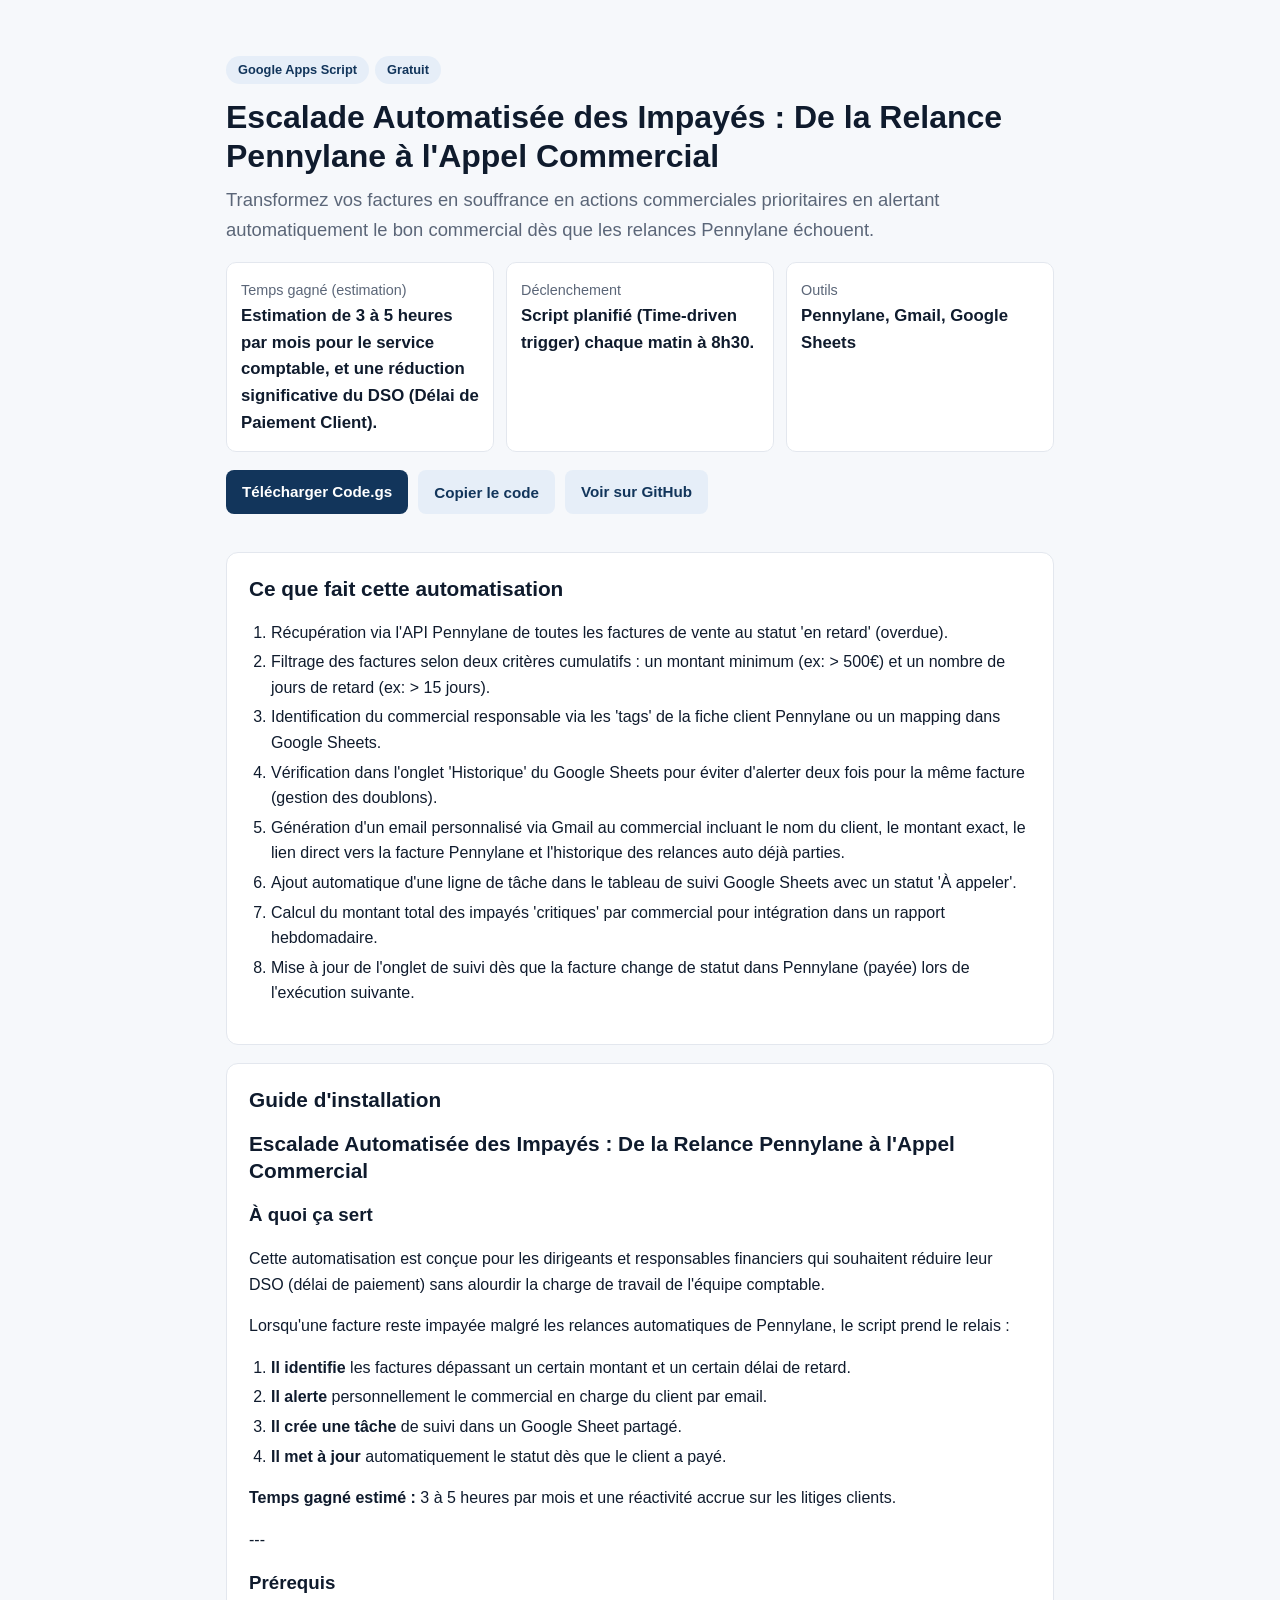
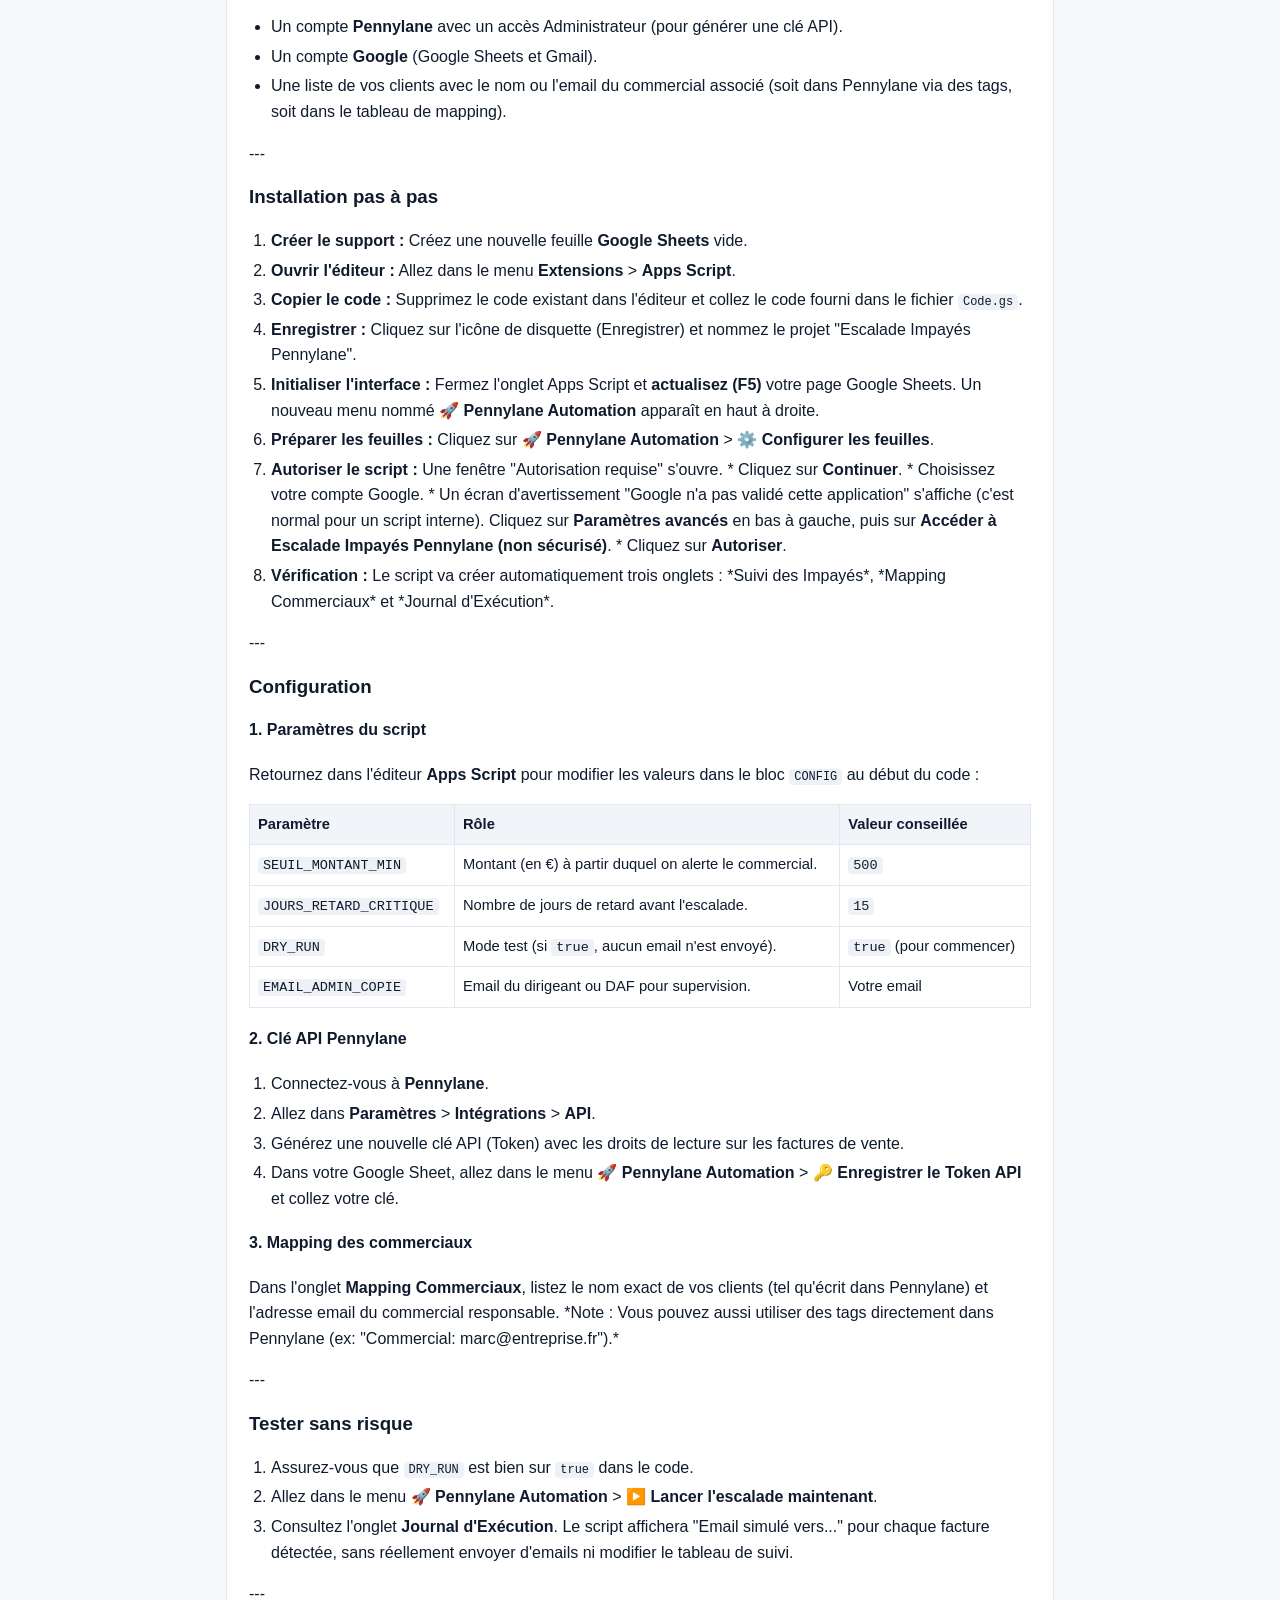
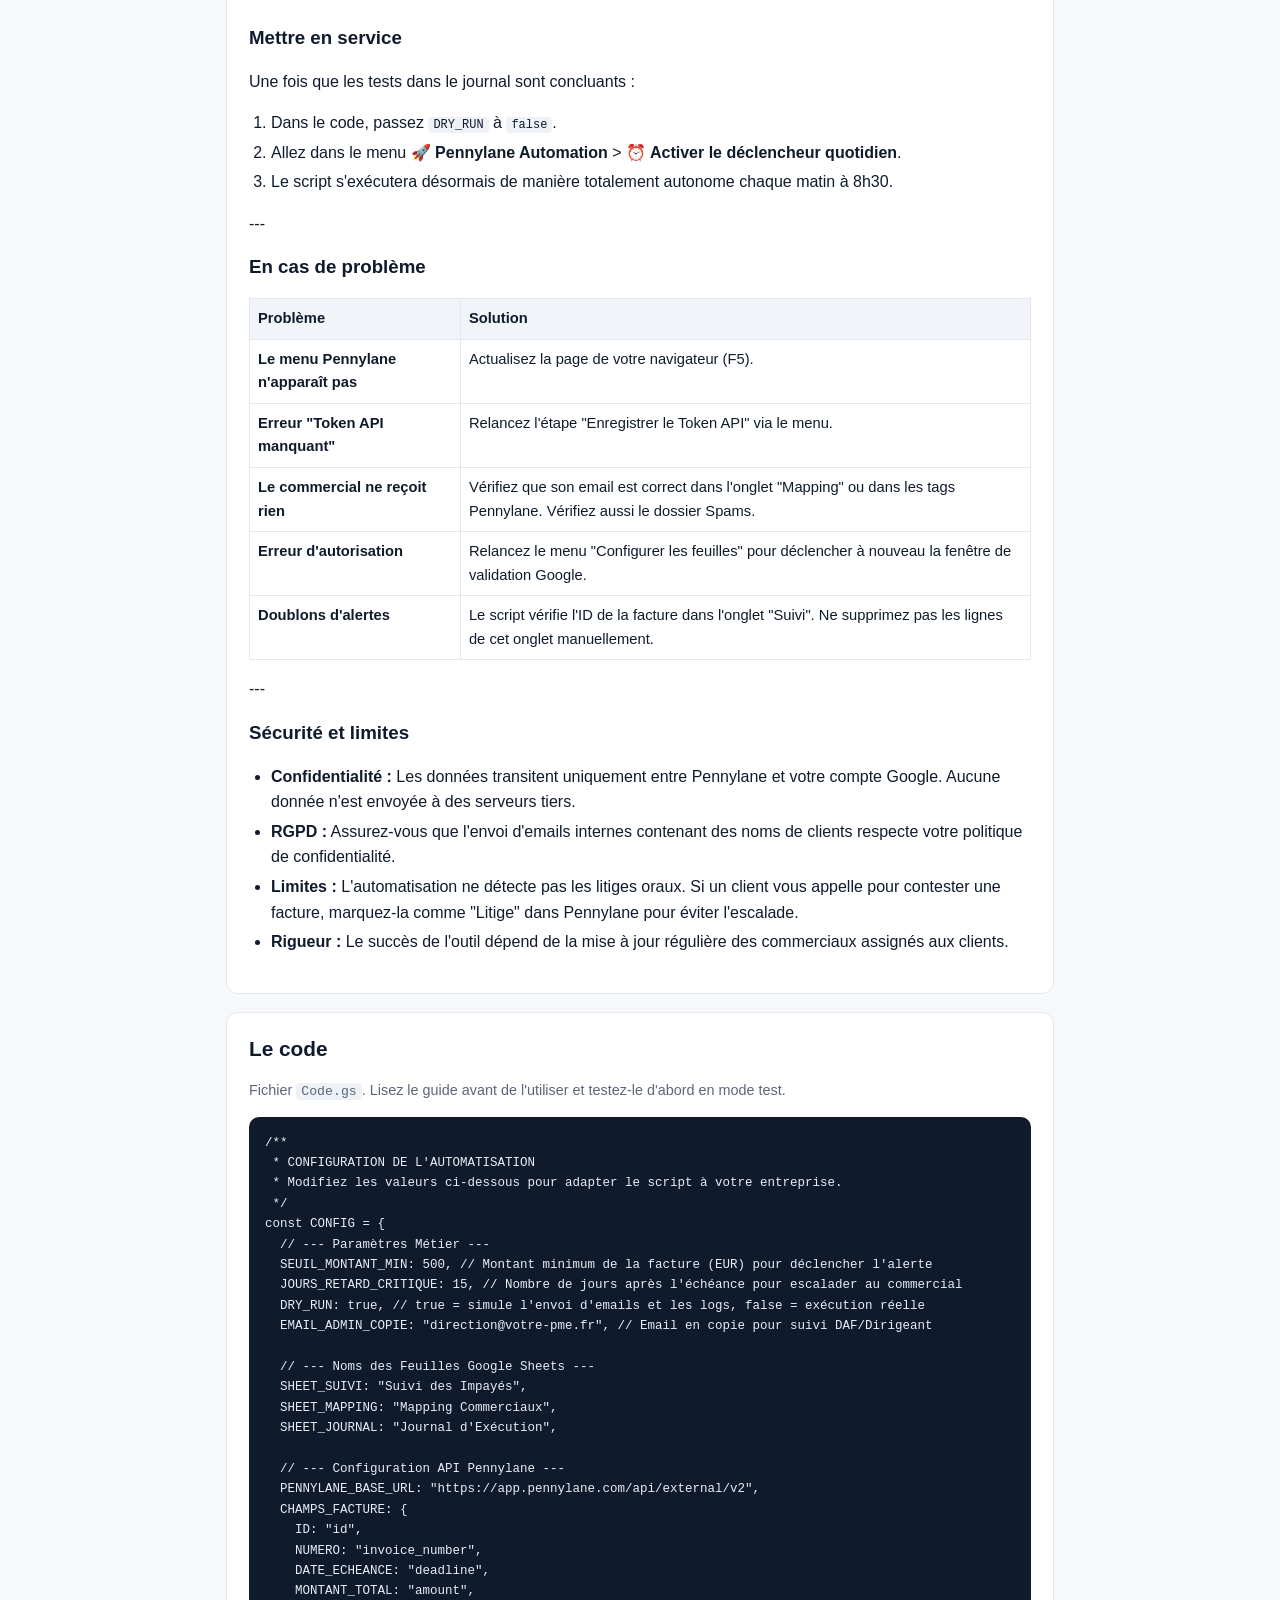
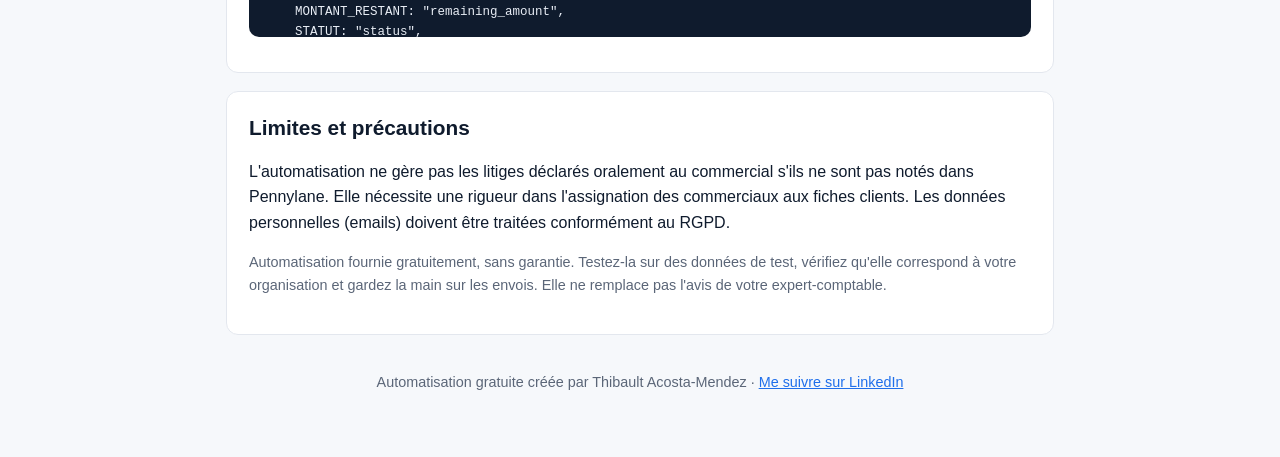
<file: 20261018-escalade-impayes-pennylane-sales/index.html>
<!DOCTYPE html>
<html lang="fr">
<head>
<meta charset="UTF-8">
<meta name="viewport" content="width=device-width, initial-scale=1">
<title>Escalade Automatisée des Impayés : De la Relance Pennylane à l'Appel Commercial</title>
<meta name="description" content="Transformez vos factures en souffrance en actions commerciales prioritaires en alertant automatiquement le bon commercial dès que les relances Pennylane échouent.">
<meta property="og:title" content="Escalade Automatisée des Impayés : De la Relance Pennylane à l'Appel Commercial">
<meta property="og:description" content="Transformez vos factures en souffrance en actions commerciales prioritaires en alertant automatiquement le bon commercial dès que les relances Pennylane échouent.">
<meta property="og:type" content="website">
<style>
:root{--ink:#0f1b2d;--muted:#5b6678;--line:#e3e7ee;--bg:#f6f8fb;--card:#fff;--accent:#12355b;--accent2:#1f6feb;--ok:#127a46}
*{box-sizing:border-box}body{margin:0;font-family:-apple-system,BlinkMacSystemFont,"Segoe UI",Roboto,Helvetica,Arial,sans-serif;color:var(--ink);background:var(--bg);line-height:1.6}
.wrap{max-width:860px;margin:0 auto;padding:24px 16px 64px}header{padding:32px 0 8px}.tag{display:inline-block;font-size:.8rem;font-weight:600;color:var(--accent);background:#e6eef8;border-radius:999px;padding:4px 12px;margin-right:6px}
h1{font-size:2rem;line-height:1.2;margin:14px 0 10px}.promesse{font-size:1.15rem;color:var(--muted);margin:0 0 18px}
.kpis{display:grid;grid-template-columns:repeat(auto-fit,minmax(200px,1fr));gap:12px;margin:18px 0}.kpi{background:var(--card);border:1px solid var(--line);border-radius:10px;padding:14px}.kpi b{display:block;font-size:1.05rem}.kpi span{color:var(--muted);font-size:.9rem}
section{background:var(--card);border:1px solid var(--line);border-radius:12px;padding:22px;margin:18px 0}section h2{margin-top:0;font-size:1.3rem}
h2,h3,h4{line-height:1.3}ol,ul{padding-left:22px}li{margin:4px 0}code{background:#eef1f6;border-radius:4px;padding:1px 5px;font-size:.92em}
pre{background:#0f1b2d;color:#e8edf5;border-radius:10px;padding:16px;overflow:auto;font-size:.85rem;line-height:1.5;max-height:520px}pre code{background:none;padding:0;color:inherit}
.actions{display:flex;flex-wrap:wrap;gap:10px;margin:12px 0}.btn{display:inline-block;border:0;border-radius:8px;padding:10px 16px;font-weight:600;font-size:.95rem;cursor:pointer;text-decoration:none}
.btn-primary{background:var(--accent);color:#fff}.btn-ghost{background:#e6eef8;color:var(--accent)}.table{overflow:auto}table{border-collapse:collapse;width:100%;font-size:.92rem}th,td{border:1px solid var(--line);padding:8px;text-align:left;vertical-align:top}th{background:#f1f4f9}
blockquote{margin:12px 0;padding:10px 14px;border-left:4px solid var(--accent2);background:#f1f6ff}.note{font-size:.9rem;color:var(--muted)}footer{text-align:center;color:var(--muted);font-size:.9rem;margin-top:36px}
a{color:var(--accent2)}@media(max-width:600px){h1{font-size:1.6rem}section{padding:16px}}
</style>
</head>
<body>
<div class="wrap">
<header><span class="tag">Google Apps Script</span><span class="tag">Gratuit</span>
<h1>Escalade Automatisée des Impayés : De la Relance Pennylane à l'Appel Commercial</h1>
<p class="promesse">Transformez vos factures en souffrance en actions commerciales prioritaires en alertant automatiquement le bon commercial dès que les relances Pennylane échouent.</p>
<div class="kpis"><div class="kpi"><span>Temps gagné (estimation)</span><b>Estimation de 3 à 5 heures par mois pour le service comptable, et une réduction significative du DSO (Délai de Paiement Client).</b></div><div class="kpi"><span>Déclenchement</span><b>Script planifié (Time-driven trigger) chaque matin à 8h30.</b></div><div class="kpi"><span>Outils</span><b>Pennylane, Gmail, Google Sheets</b></div></div>
<div class="actions"><a class="btn btn-primary" href="Code.gs" download>Télécharger Code.gs</a><button class="btn btn-ghost" id="copy">Copier le code</button><a class="btn btn-ghost" href="https://github.com/acostathibault-dot/outils-pme/tree/main/20261018-escalade-impayes-pennylane-sales" target="_blank" rel="noopener">Voir sur GitHub</a></div>
</header>
<section><h2>Ce que fait cette automatisation</h2><ol><li>Récupération via l'API Pennylane de toutes les factures de vente au statut 'en retard' (overdue).</li><li>Filtrage des factures selon deux critères cumulatifs : un montant minimum (ex: &gt; 500€) et un nombre de jours de retard (ex: &gt; 15 jours).</li><li>Identification du commercial responsable via les 'tags' de la fiche client Pennylane ou un mapping dans Google Sheets.</li><li>Vérification dans l'onglet 'Historique' du Google Sheets pour éviter d'alerter deux fois pour la même facture (gestion des doublons).</li><li>Génération d'un email personnalisé via Gmail au commercial incluant le nom du client, le montant exact, le lien direct vers la facture Pennylane et l'historique des relances auto déjà parties.</li><li>Ajout automatique d'une ligne de tâche dans le tableau de suivi Google Sheets avec un statut 'À appeler'.</li><li>Calcul du montant total des impayés 'critiques' par commercial pour intégration dans un rapport hebdomadaire.</li><li>Mise à jour de l'onglet de suivi dès que la facture change de statut dans Pennylane (payée) lors de l'exécution suivante.</li></ol></section>
<section><h2>Guide d'installation</h2>
<h2>Escalade Automatisée des Impayés : De la Relance Pennylane à l'Appel Commercial</h2>
<h3>À quoi ça sert</h3>
<p>Cette automatisation est conçue pour les dirigeants et responsables financiers qui souhaitent réduire leur DSO (délai de paiement) sans alourdir la charge de travail de l'équipe comptable.</p>
<p>Lorsqu'une facture reste impayée malgré les relances automatiques de Pennylane, le script prend le relais :</p>
<ol><li><strong>Il identifie</strong> les factures dépassant un certain montant et un certain délai de retard.</li><li><strong>Il alerte</strong> personnellement le commercial en charge du client par email.</li><li><strong>Il crée une tâche</strong> de suivi dans un Google Sheet partagé.</li><li><strong>Il met à jour</strong> automatiquement le statut dès que le client a payé.</li></ol>
<p><strong>Temps gagné estimé :</strong> 3 à 5 heures par mois et une réactivité accrue sur les litiges clients.</p>
<p>---</p>
<h3>Prérequis</h3>
<ul><li>Un compte <strong>Pennylane</strong> avec un accès Administrateur (pour générer une clé API).</li><li>Un compte <strong>Google</strong> (Google Sheets et Gmail).</li><li>Une liste de vos clients avec le nom ou l'email du commercial associé (soit dans Pennylane via des tags, soit dans le tableau de mapping).</li></ul>
<p>---</p>
<h3>Installation pas à pas</h3>
<ol><li><strong>Créer le support :</strong> Créez une nouvelle feuille <strong>Google Sheets</strong> vide.</li><li><strong>Ouvrir l'éditeur :</strong> Allez dans le menu <strong>Extensions</strong> &gt; <strong>Apps Script</strong>.</li><li><strong>Copier le code :</strong> Supprimez le code existant dans l'éditeur et collez le code fourni dans le fichier <code>Code.gs</code>.</li><li><strong>Enregistrer :</strong> Cliquez sur l'icône de disquette (Enregistrer) et nommez le projet &quot;Escalade Impayés Pennylane&quot;.</li><li><strong>Initialiser l'interface :</strong> Fermez l'onglet Apps Script et <strong>actualisez (F5)</strong> votre page Google Sheets. Un nouveau menu nommé <strong>🚀 Pennylane Automation</strong> apparaît en haut à droite.</li><li><strong>Préparer les feuilles :</strong> Cliquez sur <strong>🚀 Pennylane Automation</strong> &gt; <strong>⚙️ Configurer les feuilles</strong>.</li><li><strong>Autoriser le script :</strong> Une fenêtre &quot;Autorisation requise&quot; s'ouvre.  *   Cliquez sur <strong>Continuer</strong>. *   Choisissez votre compte Google. *   Un écran d'avertissement &quot;Google n'a pas validé cette application&quot; s'affiche (c'est normal pour un script interne). Cliquez sur <strong>Paramètres avancés</strong> en bas à gauche, puis sur <strong>Accéder à Escalade Impayés Pennylane (non sécurisé)</strong>. *   Cliquez sur <strong>Autoriser</strong>.</li><li><strong>Vérification :</strong> Le script va créer automatiquement trois onglets : *Suivi des Impayés*, *Mapping Commerciaux* et *Journal d'Exécution*.</li></ol>
<p>---</p>
<h3>Configuration</h3>
<h4>1. Paramètres du script</h4>
<p>Retournez dans l'éditeur <strong>Apps Script</strong> pour modifier les valeurs dans le bloc <code>CONFIG</code> au début du code :</p>
<div class="table"><table><thead><tr><th>Paramètre</th><th>Rôle</th><th>Valeur conseillée</th></tr></thead><tbody><tr><td><code>SEUIL_MONTANT_MIN</code></td><td>Montant (en €) à partir duquel on alerte le commercial.</td><td><code>500</code></td></tr><tr><td><code>JOURS_RETARD_CRITIQUE</code></td><td>Nombre de jours de retard avant l'escalade.</td><td><code>15</code></td></tr><tr><td><code>DRY_RUN</code></td><td>Mode test (si <code>true</code>, aucun email n'est envoyé).</td><td><code>true</code> (pour commencer)</td></tr><tr><td><code>EMAIL_ADMIN_COPIE</code></td><td>Email du dirigeant ou DAF pour supervision.</td><td>Votre email</td></tr></tbody></table></div>
<h4>2. Clé API Pennylane</h4>
<ol><li>Connectez-vous à <strong>Pennylane</strong>.</li><li>Allez dans <strong>Paramètres</strong> &gt; <strong>Intégrations</strong> &gt; <strong>API</strong>.</li><li>Générez une nouvelle clé API (Token) avec les droits de lecture sur les factures de vente.</li><li>Dans votre Google Sheet, allez dans le menu <strong>🚀 Pennylane Automation</strong> &gt; <strong>🔑 Enregistrer le Token API</strong> et collez votre clé.</li></ol>
<h4>3. Mapping des commerciaux</h4>
<p>Dans l'onglet <strong>Mapping Commerciaux</strong>, listez le nom exact de vos clients (tel qu'écrit dans Pennylane) et l'adresse email du commercial responsable. *Note : Vous pouvez aussi utiliser des tags directement dans Pennylane (ex: &quot;Commercial: marc@entreprise.fr&quot;).*</p>
<p>---</p>
<h3>Tester sans risque</h3>
<ol><li>Assurez-vous que <code>DRY_RUN</code> est bien sur <code>true</code> dans le code.</li><li>Allez dans le menu <strong>🚀 Pennylane Automation</strong> &gt; <strong>▶️ Lancer l'escalade maintenant</strong>.</li><li>Consultez l'onglet <strong>Journal d'Exécution</strong>. Le script affichera &quot;Email simulé vers...&quot; pour chaque facture détectée, sans réellement envoyer d'emails ni modifier le tableau de suivi.</li></ol>
<p>---</p>
<h3>Mettre en service</h3>
<p>Une fois que les tests dans le journal sont concluants :</p>
<ol><li>Dans le code, passez <code>DRY_RUN</code> à <code>false</code>.</li><li>Allez dans le menu <strong>🚀 Pennylane Automation</strong> &gt; <strong>⏰ Activer le déclencheur quotidien</strong>.</li><li>Le script s'exécutera désormais de manière totalement autonome chaque matin à 8h30.</li></ol>
<p>---</p>
<h3>En cas de problème</h3>
<div class="table"><table><thead><tr><th>Problème</th><th>Solution</th></tr></thead><tbody><tr><td><strong>Le menu Pennylane n'apparaît pas</strong></td><td>Actualisez la page de votre navigateur (F5).</td></tr><tr><td><strong>Erreur &quot;Token API manquant&quot;</strong></td><td>Relancez l'étape &quot;Enregistrer le Token API&quot; via le menu.</td></tr><tr><td><strong>Le commercial ne reçoit rien</strong></td><td>Vérifiez que son email est correct dans l'onglet &quot;Mapping&quot; ou dans les tags Pennylane. Vérifiez aussi le dossier Spams.</td></tr><tr><td><strong>Erreur d'autorisation</strong></td><td>Relancez le menu &quot;Configurer les feuilles&quot; pour déclencher à nouveau la fenêtre de validation Google.</td></tr><tr><td><strong>Doublons d'alertes</strong></td><td>Le script vérifie l'ID de la facture dans l'onglet &quot;Suivi&quot;. Ne supprimez pas les lignes de cet onglet manuellement.</td></tr></tbody></table></div>
<p>---</p>
<h3>Sécurité et limites</h3>
<ul><li><strong>Confidentialité :</strong> Les données transitent uniquement entre Pennylane et votre compte Google. Aucune donnée n'est envoyée à des serveurs tiers.</li><li><strong>RGPD :</strong> Assurez-vous que l'envoi d'emails internes contenant des noms de clients respecte votre politique de confidentialité.</li><li><strong>Limites :</strong> L'automatisation ne détecte pas les litiges oraux. Si un client vous appelle pour contester une facture, marquez-la comme &quot;Litige&quot; dans Pennylane pour éviter l'escalade.</li><li><strong>Rigueur :</strong> Le succès de l'outil dépend de la mise à jour régulière des commerciaux assignés aux clients.</li></ul>
</section>
<section><h2>Le code</h2><p class="note">Fichier <code>Code.gs</code>. Lisez le guide avant de l'utiliser et testez-le d'abord en mode test.</p>
<pre id="code"><code>/**
 * CONFIGURATION DE L'AUTOMATISATION
 * Modifiez les valeurs ci-dessous pour adapter le script à votre entreprise.
 */
const CONFIG = {
  // --- Paramètres Métier ---
  SEUIL_MONTANT_MIN: 500, // Montant minimum de la facture (EUR) pour déclencher l'alerte
  JOURS_RETARD_CRITIQUE: 15, // Nombre de jours après l'échéance pour escalader au commercial
  DRY_RUN: true, // true = simule l'envoi d'emails et les logs, false = exécution réelle
  EMAIL_ADMIN_COPIE: &quot;direction@votre-pme.fr&quot;, // Email en copie pour suivi DAF/Dirigeant
  
  // --- Noms des Feuilles Google Sheets ---
  SHEET_SUIVI: &quot;Suivi des Impayés&quot;,
  SHEET_MAPPING: &quot;Mapping Commerciaux&quot;,
  SHEET_JOURNAL: &quot;Journal d'Exécution&quot;,
  
  // --- Configuration API Pennylane ---
  PENNYLANE_BASE_URL: &quot;https://app.pennylane.com/api/external/v2&quot;,
  CHAMPS_FACTURE: {
    ID: &quot;id&quot;,
    NUMERO: &quot;invoice_number&quot;,
    DATE_ECHEANCE: &quot;deadline&quot;,
    MONTANT_TOTAL: &quot;amount&quot;,
    MONTANT_RESTANT: &quot;remaining_amount&quot;,
    STATUT: &quot;status&quot;,
    CLIENT: &quot;customer&quot;, // Objet contenant name, id, tags
    LIEN_PENNYLANE: &quot;pennylane_url&quot; // URL directe si disponible ou générée
  },

  // --- Textes des Emails ---
  EMAIL_SUJET: &quot;⚠️ ACTION REQUISE : Retard de paiement critique - [CLIENT]&quot;,
  EMAIL_CORPS_HTML: `
    &lt;p&gt;Bonjour [PRENOM_COMMERCIAL],&lt;/p&gt;
    &lt;p&gt;La facture n°&lt;strong&gt;[NUMERO_FACTURE]&lt;/strong&gt; du client &lt;strong&gt;[CLIENT]&lt;/strong&gt; est en retard de &lt;strong&gt;[JOURS] jours&lt;/strong&gt;.&lt;/p&gt;
    &lt;p&gt;Malgré les relances automatiques de Pennylane, le montant de &lt;strong&gt;[MONTANT] €&lt;/strong&gt; n'a toujours pas été réglé.&lt;/p&gt;
    &lt;p&gt;&lt;strong&gt;Action requise :&lt;/strong&gt; Merci de contacter le client pour identifier un éventuel litige et obtenir une promesse de règlement.&lt;/p&gt;
    &lt;p&gt;👉 &lt;a href=&quot;[LIEN_FACTURE]&quot;&gt;Consulter la facture sur Pennylane&lt;/a&gt;&lt;/p&gt;
    &lt;br&gt;
    &lt;p&gt;&lt;i&gt;Ceci est une alerte automatisée du service comptable.&lt;/i&gt;&lt;/p&gt;
  `
};

/**
 * FONCTION PRINCIPALE : Exécutée chaque matin
 */
function executerEscaladeImpayes() {
  const lock = LockService.getScriptLock();
  if (!lock.tryLock(10000)) return; // Évite les exécutions simultanées

  try {
    logAction(&quot;DEBUT&quot;, &quot;Lancement du script d'escalade des impayés&quot;);
    
    const token = PropertiesService.getScriptProperties().getProperty('PENNYLANE_TOKEN');
    if (!token) throw new Error(&quot;Token API Pennylane manquant. Utilisez le menu 'Configuration' pour l'enregistrer.&quot;);

    const ss = SpreadsheetApp.getActiveSpreadsheet();
    const sheetSuivi = ss.getSheetByName(CONFIG.SHEET_SUIVI);
    const mappingCommerciaux = getMappingCommerciaux(ss);

    // 1. Récupération des factures en retard via API Pennylane
    // Filtre : statut = overdue
    const filtres = JSON.stringify([{ field: &quot;status&quot;, operator: &quot;eq&quot;, value: &quot;overdue&quot; }]);
    const factures = fetchPennylaneData(&quot;customer_invoices&quot;, filtres);
    
    logAction(&quot;INFO&quot;, `${factures.length} factures en retard récupérées.`);

    let alertesEnvoyees = 0;
    let montantsParCommercial = {};

    // 2. Traitement de chaque facture
    factures.forEach(facture =&gt; {
      const montant = parseFloat(facture[CONFIG.CHAMPS_FACTURE.MONTANT_RESTANT]);
      const dateEcheance = new Date(facture[CONFIG.CHAMPS_FACTURE.DATE_ECHEANCE]);
      const joursRetard = Math.floor((new Date() - dateEcheance) / (1000 * 60 * 60 * 24));
      const clientNom = facture[CONFIG.CHAMPS_FACTURE.CLIENT].name;
      const factureId = facture[CONFIG.CHAMPS_FACTURE.ID];

      // Critères de filtrage
      if (montant &gt;= CONFIG.SEUIL_MONTANT_MIN &amp;&amp; joursRetard &gt;= CONFIG.JOURS_RETARD_CRITIQUE) {
        
        // Vérifier si déjà traité (Idempotence)
        if (estDejaTraite(sheetSuivi, factureId)) {
          // Mise à jour du statut si nécessaire (ex: si payée entre temps, mais ici on traite les overdue)
          return;
        }

        // 3. Identification du commercial
        const emailCommercial = identifierCommercial(facture, mappingCommerciaux);
        
        if (emailCommercial) {
          // 4. Envoi de l'alerte
          envoyerAlerteCommercial(facture, emailCommercial, joursRetard);
          
          // 5. Ajout au tableau de suivi
          ajouterLigneSuivi(sheetSuivi, facture, emailCommercial, joursRetard);
          
          // 6. Accumulation pour rapport
          montantsParCommercial[emailCommercial] = (montantsParCommercial[emailCommercial] || 0) + montant;
          alertesEnvoyees++;
        } else {
          logAction(&quot;AVERTISSEMENT&quot;, `Aucun commercial trouvé pour le client ${clientNom}`);
        }
      }
    });

    // 7. Mise à jour des factures payées dans le suivi
    synchroniserStatutsPayes(sheetSuivi, factures);

    logAction(&quot;FIN&quot;, `Traitement terminé. ${alertesEnvoyees} alertes générées.`);

  } catch (e) {
    logAction(&quot;ERREUR&quot;, e.toString());
    MailApp.sendEmail(CONFIG.EMAIL_ADMIN_COPIE, &quot;Erreur Script Escalade Pennylane&quot;, e.toString());
  } finally {
    lock.releaseLock();
  }
}

/**
 * GESTION API PENNYLANE AVEC PAGINATION
 */
function fetchPennylaneData(resource, filterJson) {
  const token = PropertiesService.getScriptProperties().getProperty('PENNYLANE_TOKEN');
  let allData = [];
  let cursor = null;
  let hasNextPage = true;

  while (hasNextPage) {
    let url = `${CONFIG.PENNYLANE_BASE_URL}/${resource}?filter=${encodeURIComponent(filterJson)}`;
    if (cursor) url += `&amp;cursor=${cursor}`;

    const options = {
      method: &quot;get&quot;,
      headers: { &quot;Authorization&quot;: `Bearer ${token}` },
      muteHttpExceptions: true
    };

    const response = UrlFetchApp.fetch(url, options);
    const code = response.getResponseCode();

    if (code === 429) {
      Utilities.sleep(2000);
      continue;
    }
    if (code !== 200) throw new Error(`Erreur API Pennylane (${code}): ${response.getContentText()}`);

    const json = JSON.parse(response.getContentText());
    const items = json.data || json.items || [];
    allData = allData.concat(items);

    cursor = json.next_cursor;
    hasNextPage = !!cursor;
  }
  return allData;
}

/**
 * IDENTIFICATION DU COMMERCIAL
 * Priorité 1 : Mapping dans Google Sheet
 * Priorité 2 : Tag &quot;Commercial: Nom&quot; ou &quot;Sales: Email&quot; dans Pennylane
 */
function identifierCommercial(facture, mapping) {
  const client = facture[CONFIG.CHAMPS_FACTURE.CLIENT];
  const clientNom = client.name;
  
  // Recherche dans le mapping Sheet
  if (mapping[clientNom]) return mapping[clientNom];

  // Recherche dans les tags Pennylane
  const tags = client.tags || [];
  for (let tag of tags) {
    if (tag.toLowerCase().startsWith(&quot;commercial:&quot;) || tag.toLowerCase().startsWith(&quot;sales:&quot;)) {
      const email = tag.split(&quot;:&quot;)[1].trim();
      if (email.includes(&quot;@&quot;)) return email;
    }
  }
  return null;
}

/**
 * ENVOI DE L'EMAIL VIA GMAIL
 */
function envoyerAlerteCommercial(facture, emailCommercial, jours) {
  const clientNom = facture[CONFIG.CHAMPS_FACTURE.CLIENT].name;
  const montant = facture[CONFIG.CHAMPS_FACTURE.MONTANT_RESTANT];
  const numero = facture[CONFIG.CHAMPS_FACTURE.NUMERO];
  const lien = `https://app.pennylane.com/customer_invoices/${facture[CONFIG.CHAMPS_FACTURE.ID]}`;

  const sujet = CONFIG.EMAIL_SUJET.replace(&quot;[CLIENT]&quot;, clientNom);
  const corpsHtml = CONFIG.EMAIL_CORPS_HTML
    .replace(&quot;[PRENOM_COMMERCIAL]&quot;, emailCommercial.split('@')[0])
    .replace(&quot;[NUMERO_FACTURE]&quot;, numero)
    .replace(&quot;[CLIENT]&quot;, clientNom)
    .replace(&quot;[JOURS]&quot;, jours)
    .replace(&quot;[MONTANT]&quot;, montant)
    .replace(&quot;[LIEN_FACTURE]&quot;, lien);

  if (CONFIG.DRY_RUN) {
    logAction(&quot;DRY_RUN&quot;, `Email simulé vers ${emailCommercial} pour ${clientNom} (${montant}€)`);
  } else {
    GmailApp.sendEmail(emailCommercial, sujet, &quot;&quot;, {
      htmlBody: corpsHtml,
      cc: CONFIG.EMAIL_ADMIN_COPIE,
      name: &quot;Service Comptabilité&quot;
    });
  }
}

/**
 * GESTION DU GOOGLE SHEET
 */
function estDejaTraite(sheet, factureId) {
  const data = sheet.getDataRange().getValues();
  for (let i = 1; i &lt; data.length; i++) {
    if (data[i][0] === factureId) return true;
  }
  return false;
}

function ajouterLigneSuivi(sheet, facture, email, jours) {
  if (CONFIG.DRY_RUN) return;
  sheet.appendRow([
    facture[CONFIG.CHAMPS_FACTURE.ID],
    new Date(),
    facture[CONFIG.CHAMPS_FACTURE.CLIENT].name,
    facture[CONFIG.CHAMPS_FACTURE.NUMERO],
    facture[CONFIG.CHAMPS_FACTURE.MONTANT_RESTANT],
    jours,
    email,
    &quot;À appeler&quot;,
    &quot;&quot; // Notes
  ]);
}

function synchroniserStatutsPayes(sheet, facturesOverdue) {
  if (CONFIG.DRY_RUN) return;
  const data = sheet.getDataRange().getValues();
  const idsOverdue = facturesOverdue.map(f =&gt; f.id);

  for (let i = 1; i &lt; data.length; i++) {
    const idFactureSheet = data[i][0];
    const statutActuel = data[i][7];

    if (statutActuel === &quot;À appeler&quot; &amp;&amp; !idsOverdue.includes(idFactureSheet)) {
      // Si elle n'est plus dans la liste &quot;overdue&quot;, on vérifie son statut réel
      sheet.getRange(i + 1, 8).setValue(&quot;Payée / Régularisée&quot;);
      sheet.getRange(i + 1, 8).setBackground(&quot;#d9ead3&quot;);
    }
  }
}

function getMappingCommerciaux(ss) {
  const sheet = ss.getSheetByName(CONFIG.SHEET_MAPPING);
  const data = sheet.getDataRange().getValues();
  let mapping = {};
  for (let i = 1; i &lt; data.length; i++) {
    mapping[data[i][0]] = data[i][1]; // Nom Client -&gt; Email Commercial
  }
  return mapping;
}

/**
 * CONFIGURATION ET SETUP
 */
function onOpen() {
  const ui = SpreadsheetApp.getUi();
  ui.createMenu('🚀 Pennylane Automation')
    .addItem('⚙️ Configurer les feuilles', 'setup')
    .addItem('🔑 Enregistrer le Token API', 'enregistrerToken')
    .addSeparator()
    .addItem('▶️ Lancer l\'escalade maintenant', 'executerEscaladeImpayes')
    .addItem('⏰ Activer le déclencheur quotidien', 'installerDeclencheur')
    .addToUi();
}

function setup() {
  const ss = SpreadsheetApp.getActiveSpreadsheet();
  
  // Feuille de Suivi
  if (!ss.getSheetByName(CONFIG.SHEET_SUIVI)) {
    const s = ss.insertSheet(CONFIG.SHEET_SUIVI);
    const headers = [&quot;ID Facture&quot;, &quot;Date Alerte&quot;, &quot;Client&quot;, &quot;N° Facture&quot;, &quot;Montant&quot;, &quot;Jours Retard&quot;, &quot;Commercial&quot;, &quot;Statut&quot;, &quot;Commentaires&quot;];
    s.getRange(1, 1, 1, headers.length).setValues([headers]).setFontWeight(&quot;bold&quot;).setBackground(&quot;#f3f3f3&quot;);
    s.setFrozenRows(1);
  }

  // Feuille de Mapping
  if (!ss.getSheetByName(CONFIG.SHEET_MAPPING)) {
    const s = ss.insertSheet(CONFIG.SHEET_MAPPING);
    const headers = [&quot;Nom Exact Client Pennylane&quot;, &quot;Email du Commercial&quot;];
    s.getRange(1, 1, 1, headers.length).setValues([headers]).setFontWeight(&quot;bold&quot;);
  }

  // Feuille de Journal
  if (!ss.getSheetByName(CONFIG.SHEET_JOURNAL)) {
    const s = ss.insertSheet(CONFIG.SHEET_JOURNAL);
    s.getRange(1, 1, 1, 3).setValues([[&quot;Date&quot;, &quot;Type&quot;, &quot;Message&quot;]]).setFontWeight(&quot;bold&quot;);
  }

  SpreadsheetApp.getUi().alert(&quot;Configuration terminée. N'oubliez pas d'enregistrer votre Token API.&quot;);
}

function enregistrerToken() {
  const ui = SpreadsheetApp.getUi();
  const response = ui.prompt('Configuration API Pennylane', 'Collez votre token API Pennylane (v2) :', ui.ButtonSet.OK_CANCEL);
  
  if (response.getSelectedButton() == ui.Button.OK) {
    PropertiesService.getScriptProperties().setProperty('PENNYLANE_TOKEN', response.getResponseText());
    ui.alert(&quot;✅ Token enregistré avec succès.&quot;);
  }
}

function installerDeclencheur() {
  const triggers = ScriptApp.getProjectTriggers();
  triggers.forEach(t =&gt; ScriptApp.deleteTrigger(t));
  
  ScriptApp.newTrigger('executerEscaladeImpayes')
    .timeBased()
    .everyDays(1)
    .atHour(8)
    .nearMinute(30)
    .create();
    
  SpreadsheetApp.getUi().alert(&quot;⏰ Déclencheur installé : le script s'exécutera chaque matin à 8h30.&quot;);
}

function logAction(type, message) {
  const ss = SpreadsheetApp.getActiveSpreadsheet();
  const sheet = ss.getSheetByName(CONFIG.SHEET_JOURNAL);
  if (sheet) {
    sheet.appendRow([new Date(), type, message]);
    if (sheet.getLastRow() &gt; 1000) sheet.deleteRow(2); // Nettoyage auto
  }
  console.log(`[${type}] ${message}`);
}</code></pre></section>
<section><h2>Limites et précautions</h2><p>L'automatisation ne gère pas les litiges déclarés oralement au commercial s'ils ne sont pas notés dans Pennylane. Elle nécessite une rigueur dans l'assignation des commerciaux aux fiches clients. Les données personnelles (emails) doivent être traitées conformément au RGPD.</p><p class="note">Automatisation fournie gratuitement, sans garantie. Testez-la sur des données de test, vérifiez qu'elle correspond à votre organisation et gardez la main sur les envois. Elle ne remplace pas l'avis de votre expert-comptable.</p></section>
<footer>Automatisation gratuite créée par Thibault Acosta-Mendez · <a href="www.linkedin.com/in/thibaultacosta-mendez" target="_blank" rel="noopener">Me suivre sur LinkedIn</a></footer>
</div>
<script>
document.getElementById("copy").addEventListener("click", function () {
  var b = this; var t = document.querySelector("#code code").textContent;
  function done() { b.textContent = "Code copié"; setTimeout(function () { b.textContent = "Copier le code"; }, 2000); }
  if (navigator.clipboard) { navigator.clipboard.writeText(t).then(done, function () {}); }
  else { var a = document.createElement("textarea"); a.value = t; document.body.appendChild(a); a.select(); document.execCommand("copy"); a.remove(); done(); }
});
</script>
</body>
</html>
</file>
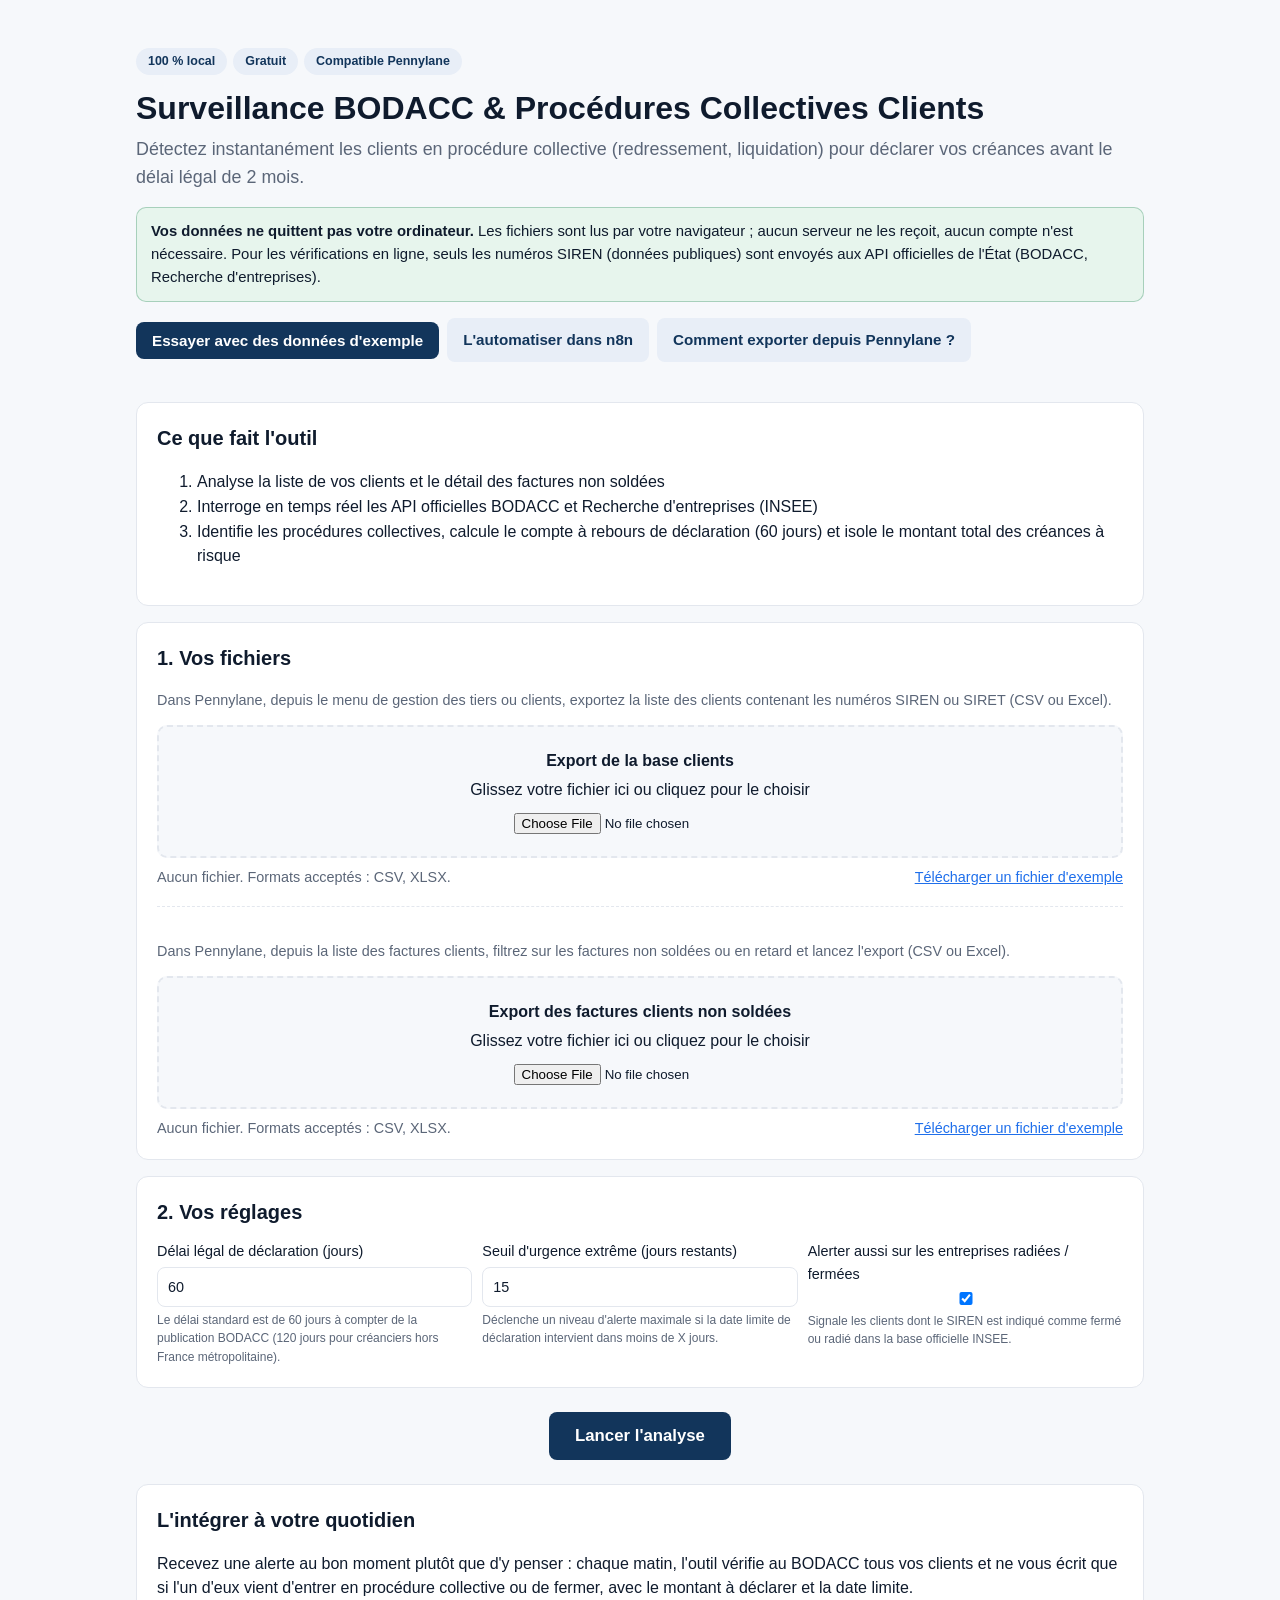
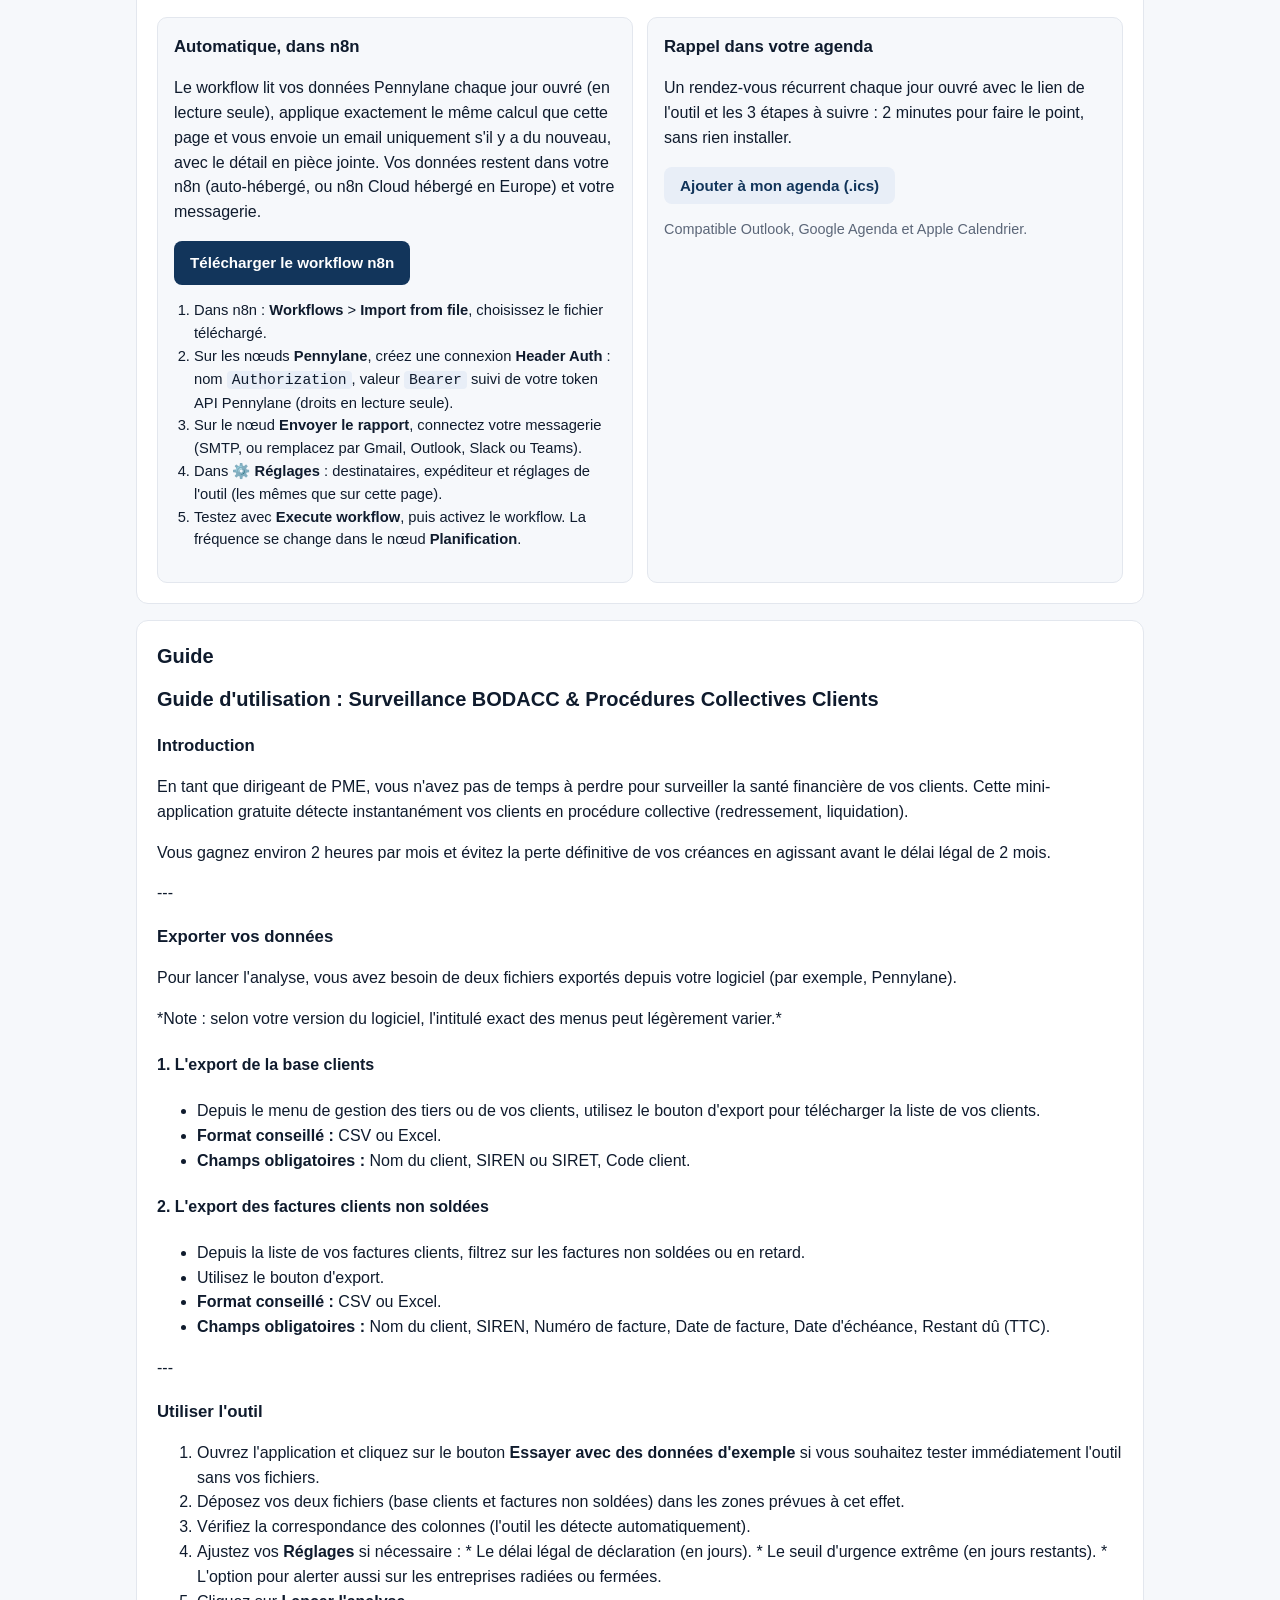
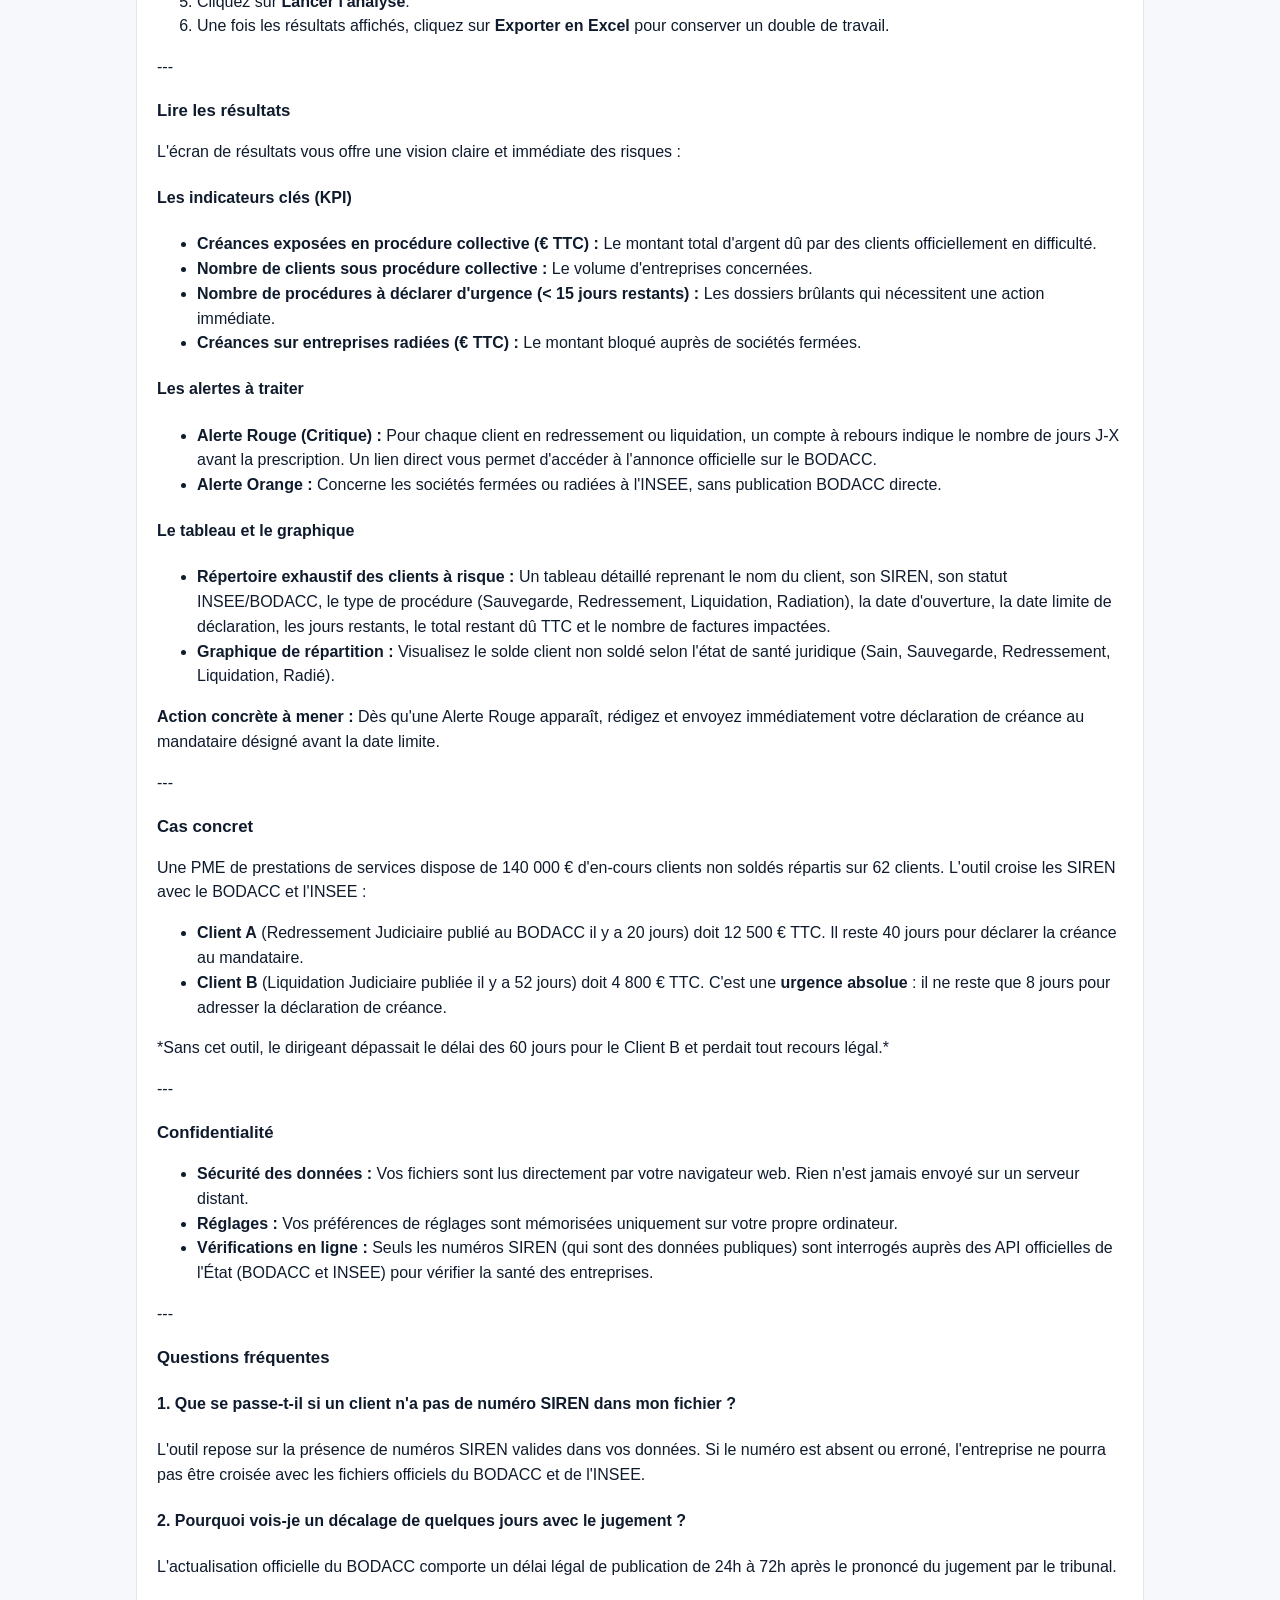
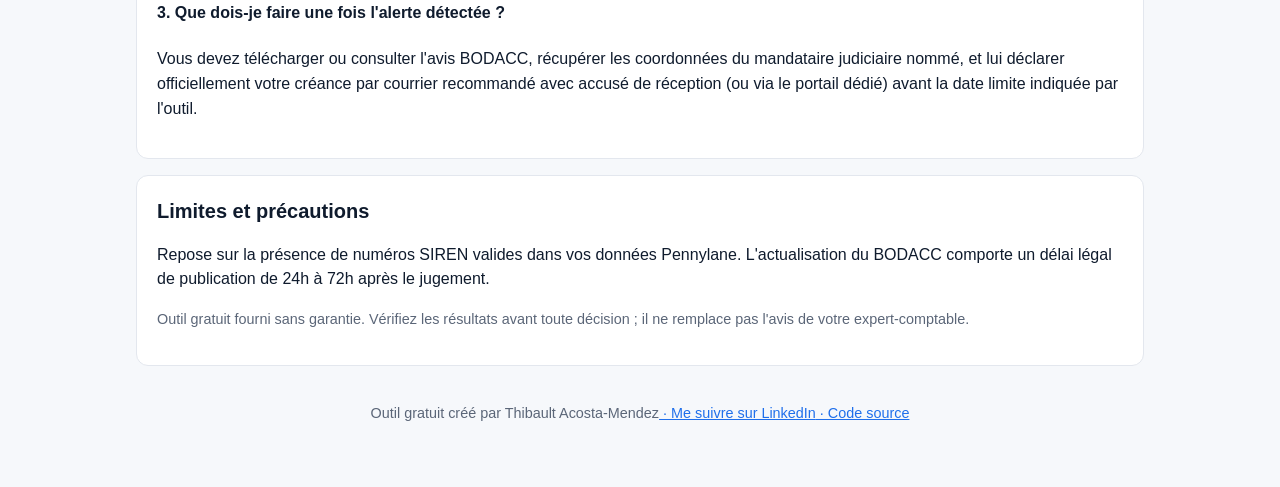
<file: 20261018-surveillance-bodacc-procedures-collectives/index.html>
<!DOCTYPE html>
<html lang="fr">
<head>
<meta charset="UTF-8">
<meta name="viewport" content="width=device-width, initial-scale=1">
<title>Surveillance BODACC &amp; Procédures Collectives Clients</title>
<meta name="description" content="Détectez instantanément les clients en procédure collective (redressement, liquidation) pour déclarer vos créances avant le délai légal de 2 mois.">
<meta property="og:title" content="Surveillance BODACC &amp; Procédures Collectives Clients">
<meta property="og:description" content="Détectez instantanément les clients en procédure collective (redressement, liquidation) pour déclarer vos créances avant le délai légal de 2 mois. Gratuit, 100 % local : vos données ne quittent pas votre ordinateur.">
<meta property="og:type" content="website">
<link rel="stylesheet" href="../_runtime/app.css?v=20261018c">
</head>
<body>
<div id="app"></div>
<noscript>Cet outil nécessite JavaScript.</noscript>
<script src="../_runtime/xlsx.full.min.js"></script>
<script>window.OUTIL = {"titre":"Surveillance BODACC & Procédures Collectives Clients","slug":"20261018-surveillance-bodacc-procedures-collectives","promesse":"Détectez instantanément les clients en procédure collective (redressement, liquidation) pour déclarer vos créances avant le délai légal de 2 mois.","gain_temps":"Environ 2 h par mois et évite la perte définitive de créances non déclarées (estimation)","etapes":["Analyse la liste de vos clients et le détail des factures non soldées","Interroge en temps réel les API officielles BODACC et Recherche d'entreprises (INSEE)","Identifie les procédures collectives, calcule le compte à rebours de déclaration (60 jours) et isole le montant total des créances à risque"],"entrees":[{"id":"clients","libelle":"Export de la base clients","obligatoire":true,"description":"Dans Pennylane, depuis le menu de gestion des tiers ou clients, exportez la liste des clients contenant les numéros SIREN ou SIRET (CSV ou Excel).","champs":[{"cle":"nom_client","libelle":"Nom du client","type":"texte","motscles":["client","nom","raison sociale","nom du client","company","customer"],"obligatoire":true,"colonne_pennylane":"Nom"},{"cle":"siren","libelle":"SIREN ou SIRET","type":"siren","motscles":["siren","siret","numéro siren","siren/siret","company_id","vat_number"],"obligatoire":true,"colonne_pennylane":"SIREN"},{"cle":"code_client","libelle":"Code client","type":"texte","motscles":["code client","code tiers","numéro client","client_code","ref client"],"obligatoire":false,"colonne_pennylane":"Référence"}],"description_html":"Dans Pennylane, depuis le menu de gestion des tiers ou clients, exportez la liste des clients contenant les numéros SIREN ou SIRET (CSV ou Excel).","source":"clients"},{"id":"factures_non_soldees","libelle":"Export des factures clients non soldées","obligatoire":true,"description":"Dans Pennylane, depuis la liste des factures clients, filtrez sur les factures non soldées ou en retard et lancez l'export (CSV ou Excel).","champs":[{"cle":"nom_client","libelle":"Nom du client","type":"texte","motscles":["client","nom du client","tiers","customer","raison sociale"],"obligatoire":true,"colonne_pennylane":"Client"},{"cle":"siren","libelle":"SIREN","type":"siren","motscles":["siren","siret","numéro siren","siren/siret","company_id"],"obligatoire":false,"colonne_pennylane":"SIREN client"},{"cle":"numero_facture","libelle":"Numéro de facture","type":"texte","motscles":["numéro","n° facture","facture","invoice number","num_facture"],"obligatoire":false,"colonne_pennylane":"Numéro de facture"},{"cle":"date_facture","libelle":"Date de facture","type":"date","motscles":["date","date de facture","date d'émission","invoice date","created_at"],"obligatoire":false,"colonne_pennylane":"Date de facture"},{"cle":"echeance","libelle":"Date d'échéance","type":"date","motscles":["échéance","date d'échéance","due date","deadline","date echeance"],"obligatoire":false,"colonne_pennylane":"Date d'échéance"},{"cle":"restant_du","libelle":"Restant dû (TTC)","type":"nombre","motscles":["restant dû","reste à payer","solde","montant restant","remaining","solde ttc"],"obligatoire":true,"colonne_pennylane":"Reste à payer"}],"description_html":"Dans Pennylane, depuis la liste des factures clients, filtrez sur les factures non soldées ou en retard et lancez l'export (CSV ou Excel).","source":"factures_clients"}],"parametres":[{"cle":"delai_declaration_jours","libelle":"Délai légal de déclaration (jours)","type":"nombre","defaut":"60","aide":"Le délai standard est de 60 jours à compter de la publication BODACC (120 jours pour créanciers hors France métropolitaine).","options":[],"colonnes":[]},{"cle":"seuil_urgence_jours","libelle":"Seuil d'urgence extrême (jours restants)","type":"nombre","defaut":"15","aide":"Déclenche un niveau d'alerte maximale si la date limite de déclaration intervient dans moins de X jours.","options":[],"colonnes":[]},{"cle":"alerter_radiations","libelle":"Alerter aussi sur les entreprises radiées / fermées","type":"booleen","defaut":"true","aide":"Signale les clients dont le SIREN est indiqué comme fermé ou radié dans la base officielle INSEE.","options":[],"colonnes":[]}],"api":["bodacc","entreprises"],"resultats":"KPI : Créances exposées en procédure collective (€ TTC), Nombre de clients sous procédure collective, Nombre de procédures à déclarer d'urgence (\u003c 15 jours restants), Créances sur entreprises radiées (€ TTC). Alertes : Alerte Rouge CRITIQUE par client en Redressement/Liquidation avec compte à rebours jours J-X avant prescription et lien direct d'accès à l'annonce BODACC ; Alerte Orange pour les sociétés fermées/radiées sans publication BODACC directe. Tableau : Répertoire exhaustif des clients à risque (Client, SIREN, Statut INSEE/BODACC, Type de procédure [Sauvegarde / Redressement / Liquidation / Radiation], Date d'ouverture, Date limite de déclaration, Jours restants, Total restant dû TTC, Nombre de factures impactées). Graphique : Répartition du solde client non soldé par état de santé juridique (Sain, Sauvegarde, Redressement, Liquidation, Radié).","cas_concret":"Une PME de prestations de services dispose de 140 000 € d'en-cours clients non soldés répartis sur 62 clients. L'outil croise les SIREN avec le BODACC et l'INSEE : 2 clients sont sous procédure collective. Client A (Redressement Judiciaire publié au BODACC il y a 20 jours) doit 12 500 € TTC (il reste 40 jours pour déclarer la créance au mandataire). Client B (Liquidation Judiciaire publiée il y a 52 jours) doit 4 800 € TTC (urgence absolue : il ne reste que 8 jours pour adresser la déclaration de créance). Sans cet outil, le dirigeant dépassait le délai des 60 jours pour le Client B et perdait tout recours légal.","limites":"Repose sur la présence de numéros SIREN valides dans vos données Pennylane. L'actualisation du BODACC comporte un délai légal de publication de 24h à 72h après le jugement.","signature":"Thibault Acosta-Mendez","lien_profil":"www.linkedin.com/in/thibaultacosta-mendez","repo_url":"https://github.com/acostathibault-dot/outils-pme/tree/main/20261018-surveillance-bodacc-procedures-collectives","guide_html":"\u003ch2>Guide d'utilisation : Surveillance BODACC &amp; Procédures Collectives Clients\u003c/h2>\n\u003ch3>Introduction\u003c/h3>\n\u003cp>En tant que dirigeant de PME, vous n'avez pas de temps à perdre pour surveiller la santé financière de vos clients. Cette mini-application gratuite détecte instantanément vos clients en procédure collective (redressement, liquidation).\u003c/p>\n\u003cp>Vous gagnez environ 2 heures par mois et évitez la perte définitive de vos créances en agissant avant le délai légal de 2 mois.\u003c/p>\n\u003cp>---\u003c/p>\n\u003ch3>Exporter vos données\u003c/h3>\n\u003cp>Pour lancer l'analyse, vous avez besoin de deux fichiers exportés depuis votre logiciel (par exemple, Pennylane).\u003c/p>\n\u003cp>*Note : selon votre version du logiciel, l'intitulé exact des menus peut légèrement varier.*\u003c/p>\n\u003ch4>1. L'export de la base clients\u003c/h4>\n\u003cul>\u003cli>Depuis le menu de gestion des tiers ou de vos clients, utilisez le bouton d'export pour télécharger la liste de vos clients.\u003c/li>\u003cli>\u003cstrong>Format conseillé :\u003c/strong> CSV ou Excel.\u003c/li>\u003cli>\u003cstrong>Champs obligatoires :\u003c/strong> Nom du client, SIREN ou SIRET, Code client.\u003c/li>\u003c/ul>\n\u003ch4>2. L'export des factures clients non soldées\u003c/h4>\n\u003cul>\u003cli>Depuis la liste de vos factures clients, filtrez sur les factures non soldées ou en retard.\u003c/li>\u003cli>Utilisez le bouton d'export.\u003c/li>\u003cli>\u003cstrong>Format conseillé :\u003c/strong> CSV ou Excel.\u003c/li>\u003cli>\u003cstrong>Champs obligatoires :\u003c/strong> Nom du client, SIREN, Numéro de facture, Date de facture, Date d'échéance, Restant dû (TTC).\u003c/li>\u003c/ul>\n\u003cp>---\u003c/p>\n\u003ch3>Utiliser l'outil\u003c/h3>\n\u003col>\u003cli>Ouvrez l'application et cliquez sur le bouton \u003cstrong>Essayer avec des données d'exemple\u003c/strong> si vous souhaitez tester immédiatement l'outil sans vos fichiers.\u003c/li>\u003cli>Déposez vos deux fichiers (base clients et factures non soldées) dans les zones prévues à cet effet.\u003c/li>\u003cli>Vérifiez la correspondance des colonnes (l'outil les détecte automatiquement).\u003c/li>\u003cli>Ajustez vos \u003cstrong>Réglages\u003c/strong> si nécessaire : * Le délai légal de déclaration (en jours). * Le seuil d'urgence extrême (en jours restants). * L'option pour alerter aussi sur les entreprises radiées ou fermées.\u003c/li>\u003cli>Cliquez sur \u003cstrong>Lancer l'analyse\u003c/strong>.\u003c/li>\u003cli>Une fois les résultats affichés, cliquez sur \u003cstrong>Exporter en Excel\u003c/strong> pour conserver un double de travail.\u003c/li>\u003c/ol>\n\u003cp>---\u003c/p>\n\u003ch3>Lire les résultats\u003c/h3>\n\u003cp>L'écran de résultats vous offre une vision claire et immédiate des risques :\u003c/p>\n\u003ch4>Les indicateurs clés (KPI)\u003c/h4>\n\u003cul>\u003cli>\u003cstrong>Créances exposées en procédure collective (€ TTC) :\u003c/strong> Le montant total d'argent dû par des clients officiellement en difficulté.\u003c/li>\u003cli>\u003cstrong>Nombre de clients sous procédure collective :\u003c/strong> Le volume d'entreprises concernées.\u003c/li>\u003cli>\u003cstrong>Nombre de procédures à déclarer d'urgence (&lt; 15 jours restants) :\u003c/strong> Les dossiers brûlants qui nécessitent une action immédiate.\u003c/li>\u003cli>\u003cstrong>Créances sur entreprises radiées (€ TTC) :\u003c/strong> Le montant bloqué auprès de sociétés fermées.\u003c/li>\u003c/ul>\n\u003ch4>Les alertes à traiter\u003c/h4>\n\u003cul>\u003cli>\u003cstrong>Alerte Rouge (Critique) :\u003c/strong> Pour chaque client en redressement ou liquidation, un compte à rebours indique le nombre de jours J-X avant la prescription. Un lien direct vous permet d'accéder à l'annonce officielle sur le BODACC.\u003c/li>\u003cli>\u003cstrong>Alerte Orange :\u003c/strong> Concerne les sociétés fermées ou radiées à l'INSEE, sans publication BODACC directe.\u003c/li>\u003c/ul>\n\u003ch4>Le tableau et le graphique\u003c/h4>\n\u003cul>\u003cli>\u003cstrong>Répertoire exhaustif des clients à risque :\u003c/strong> Un tableau détaillé reprenant le nom du client, son SIREN, son statut INSEE/BODACC, le type de procédure (Sauvegarde, Redressement, Liquidation, Radiation), la date d'ouverture, la date limite de déclaration, les jours restants, le total restant dû TTC et le nombre de factures impactées.\u003c/li>\u003cli>\u003cstrong>Graphique de répartition :\u003c/strong> Visualisez le solde client non soldé selon l'état de santé juridique (Sain, Sauvegarde, Redressement, Liquidation, Radié).\u003c/li>\u003c/ul>\n\u003cp>\u003cstrong>Action concrète à mener :\u003c/strong> Dès qu'une Alerte Rouge apparaît, rédigez et envoyez immédiatement votre déclaration de créance au mandataire désigné avant la date limite.\u003c/p>\n\u003cp>---\u003c/p>\n\u003ch3>Cas concret\u003c/h3>\n\u003cp>Une PME de prestations de services dispose de 140 000 € d'en-cours clients non soldés répartis sur 62 clients. L'outil croise les SIREN avec le BODACC et l'INSEE :\u003c/p>\n\u003cul>\u003cli>\u003cstrong>Client A\u003c/strong> (Redressement Judiciaire publié au BODACC il y a 20 jours) doit 12 500 € TTC. Il reste 40 jours pour déclarer la créance au mandataire.\u003c/li>\u003cli>\u003cstrong>Client B\u003c/strong> (Liquidation Judiciaire publiée il y a 52 jours) doit 4 800 € TTC. C'est une \u003cstrong>urgence absolue\u003c/strong> : il ne reste que 8 jours pour adresser la déclaration de créance.\u003c/li>\u003c/ul>\n\u003cp>*Sans cet outil, le dirigeant dépassait le délai des 60 jours pour le Client B et perdait tout recours légal.*\u003c/p>\n\u003cp>---\u003c/p>\n\u003ch3>Confidentialité\u003c/h3>\n\u003cul>\u003cli>\u003cstrong>Sécurité des données :\u003c/strong> Vos fichiers sont lus directement par votre navigateur web. Rien n'est jamais envoyé sur un serveur distant.\u003c/li>\u003cli>\u003cstrong>Réglages :\u003c/strong> Vos préférences de réglages sont mémorisées uniquement sur votre propre ordinateur.\u003c/li>\u003cli>\u003cstrong>Vérifications en ligne :\u003c/strong> Seuls les numéros SIREN (qui sont des données publiques) sont interrogés auprès des API officielles de l'État (BODACC et INSEE) pour vérifier la santé des entreprises.\u003c/li>\u003c/ul>\n\u003cp>---\u003c/p>\n\u003ch3>Questions fréquentes\u003c/h3>\n\u003ch4>1. Que se passe-t-il si un client n'a pas de numéro SIREN dans mon fichier ?\u003c/h4>\n\u003cp>L'outil repose sur la présence de numéros SIREN valides dans vos données. Si le numéro est absent ou erroné, l'entreprise ne pourra pas être croisée avec les fichiers officiels du BODACC et de l'INSEE.\u003c/p>\n\u003ch4>2. Pourquoi vois-je un décalage de quelques jours avec le jugement ?\u003c/h4>\n\u003cp>L'actualisation officielle du BODACC comporte un délai légal de publication de 24h à 72h après le prononcé du jugement par le tribunal.\u003c/p>\n\u003ch4>3. Que dois-je faire une fois l'alerte détectée ?\u003c/h4>\n\u003cp>Vous devez télécharger ou consulter l'avis BODACC, récupérer les coordonnées du mandataire judiciaire nommé, et lui déclarer officiellement votre créance par courrier recommandé avec accusé de réception (ou via le portail dédié) avant la date limite indiquée par l'outil.\u003c/p>","frequence":"quotidienne","declenchement":"chaque matin, l'outil vérifie au BODACC tous vos clients et ne vous écrit que si l'un d'eux vient d'entrer en procédure collective ou de fermer, avec le montant à déclarer et la date limite.","automatisation":"automatisation-n8n.json"};</script>
<script>
function genererExemple() {
  function jour(decalage) {
    var d = new Date();
    d.setDate(d.getDate() + decalage);
    return d.toISOString().slice(0, 10);
  }

  // 12 SIREN autorisés
  var listeClients = [
    { nom: 'Alpha Ingénierie SAS', siren: '812345684', code: 'CLI-001' },
    { nom: 'Bâti Ouest Construction', siren: '812345726', code: 'CLI-002' },
    { nom: 'Comptoir Logistique Express', siren: '812345775', code: 'CLI-003' }, // Fin 5
    { nom: 'Delta Menuiserie & Agencement', siren: '812345817', code: 'CLI-004' }, // Fin 7 -> Procédure BODACC
    { nom: 'Epsilon Tech Solutions', siren: '812345866', code: 'CLI-005' },
    { nom: 'Fonderie Moderne SAS', siren: '812345908', code: 'CLI-006' },
    { nom: 'Grand Hôtel du Port', siren: '812345957', code: 'CLI-007' }, // Fin 7 -> Procédure BODACC
    { nom: 'Horizon Propreté Services', siren: '812345999', code: 'CLI-008' },
    { nom: 'Imprimerie Graphique SARL', siren: '812346013', code: 'CLI-009' }, // Fin 3 -> Procédure BODACC (urgence)
    { nom: 'Jardinage & Espaces Verts', siren: '812346062', code: 'CLI-010' },
    { nom: 'Kiosque Numérique France', siren: '823456710', code: 'CLI-011' }, // Fin 0 -> Fermée/Radiée
    { nom: 'Laboratoire Bio Santé', siren: '823456850', code: 'CLI-012' }     // Fin 0 -> Fermée/Radiée
  ];

  var clients = listeClients.map(function (c) {
    return {
      nom_client: c.nom,
      siren: c.siren,
      code_client: c.code
    };
  });

  // Factures non soldées réparties sur les clients
  var factures = [
    { nom_client: 'Alpha Ingénierie SAS', siren: '812345684', numero_facture: 'FAC-2024-001', date_facture: jour(-45), echeance: jour(-15), restant_du: 4250.00 },
    { nom_client: 'Alpha Ingénierie SAS', siren: '812345684', numero_facture: 'FAC-2024-002', date_facture: jour(-20), echeance: jour(10), restant_du: 1800.50 },
    { nom_client: 'Bâti Ouest Construction', siren: '812345726', numero_facture: 'FAC-2024-003', date_facture: jour(-60), echeance: jour(-30), restant_du: 6200.00 },
    { nom_client: 'Comptoir Logistique Express', siren: '812345775', numero_facture: 'FAC-2024-004', date_facture: jour(-15), echeance: jour(15), restant_du: 3100.00 },
    // Procédure collective : Delta Menuiserie (finissant par 7)
    { nom_client: 'Delta Menuiserie & Agencement', siren: '812345817', numero_facture: 'FAC-2024-005', date_facture: jour(-70), echeance: jour(-40), restant_du: 8400.00 },
    { nom_client: 'Delta Menuiserie & Agencement', siren: '812345817', numero_facture: 'FAC-2024-006', date_facture: jour(-35), echeance: jour(-5), restant_du: 4100.00 },
    { nom_client: 'Epsilon Tech Solutions', siren: '812345866', numero_facture: 'FAC-2024-007', date_facture: jour(-10), echeance: jour(20), restant_du: 2950.00 },
    { nom_client: 'Fonderie Moderne SAS', siren: '812345908', numero_facture: 'FAC-2024-008', date_facture: jour(-80), echeance: jour(-50), restant_du: 1250.00 },
    // Procédure collective : Grand Hôtel (finissant par 7)
    { nom_client: 'Grand Hôtel du Port', siren: '812345957', numero_facture: 'FAC-2024-009', date_facture: jour(-40), echeance: jour(-10), restant_du: 5400.00 },
    { nom_client: 'Horizon Propreté Services', siren: '812345999', numero_facture: 'FAC-2024-010', date_facture: jour(-25), echeance: jour(5), restant_du: 1750.00 },
    // Procédure collective urgente : Imprimerie Graphique (finissant par 3)
    { nom_client: 'Imprimerie Graphique SARL', siren: '812346013', numero_facture: 'FAC-2024-011', date_facture: jour(-90), echeance: jour(-60), restant_du: 7850.00 },
    { nom_client: 'Imprimerie Graphique SARL', siren: '812346013', numero_facture: 'FAC-2024-012', date_facture: jour(-55), echeance: jour(-25), restant_du: 3200.00 },
    { nom_client: 'Jardinage & Espaces Verts', siren: '812346062', numero_facture: 'FAC-2024-013', date_facture: jour(-12), echeance: jour(18), restant_du: 980.00 },
    // Entreprise fermée : Kiosque Numérique (finissant par 0)
    { nom_client: 'Kiosque Numérique France', siren: '823456710', numero_facture: 'FAC-2024-014', date_facture: jour(-110), echeance: jour(-80), restant_du: 3600.00 },
    // Entreprise fermée : Laboratoire Bio Santé (finissant par 0)
    { nom_client: 'Laboratoire Bio Santé', siren: '823456850', numero_facture: 'FAC-2024-015', date_facture: jour(-65), echeance: jour(-35), restant_du: 4500.00 }
  ];

  return {
    clients: clients,
    factures_non_soldees: factures
  };
}

async function analyser(donnees, params, outils) {
  var clientsRaw = donnees.clients || [];
  var facturesRaw = donnees.factures_non_soldees || [];

  var delaiLegalJours = outils.num(params.delai_declaration_jours) || 60;
  var seuilUrgenceJours = outils.num(params.seuil_urgence_jours) || 15;
  var alerterRadiations = params.alerter_radiations !== false;

  // Cas données vides
  if (clientsRaw.length === 0 && facturesRaw.length === 0) {
    return {
      kpis: [
        { libelle: 'Créances exposées (procédures)', valeur: 0, format: 'euro', niveau: 'ok' },
        { libelle: 'Clients en procédure', valeur: 0, format: 'nombre', niveau: 'ok' },
        { libelle: 'Déclarations urgentes', valeur: 0, format: 'nombre', niveau: 'ok' },
        { libelle: 'Créances entreprises radiées', valeur: 0, format: 'euro', niveau: 'ok' }
      ],
      alertes: [{
        niveau: 'info',
        titre: 'Aucune donnée importée',
        detail: 'Veuillez déposer l\'export des clients Pennylane et le détail des factures non soldées pour lancer la détection BODACC et INSEE.'
      }],
      tableaux: [{
        id: 'procedures_clients',
        titre: 'Répertoire exhaustif des clients à risque',
        description: 'État juridique BODACC & INSEE et calendrier de déclaration de créances',
        colonnes: [
          { cle: 'nom_client', libelle: 'Client', format: 'texte' },
          { cle: 'siren', libelle: 'SIREN', format: 'texte' },
          { cle: 'statut_juridique', libelle: 'Statut détecté', format: 'niveau' },
          { cle: 'type_procedure', libelle: 'Procédure / Motif', format: 'texte' },
          { cle: 'date_ouverture', libelle: 'Date publication BODACC', format: 'date' },
          { cle: 'date_limite', libelle: 'Date limite déclaration', format: 'date' },
          { cle: 'jours_restants', libelle: 'Jours restants', format: 'jours' },
          { cle: 'montant_expose', libelle: 'Restant dû TTC', format: 'euro' },
          { cle: 'nb_factures', libelle: 'Factures', format: 'nombre' },
          { cle: 'lien_bodacc', libelle: 'Annonce', format: 'lien' }
        ],
        lignes: []
      }],
      graphiques: []
    };
  }

  // 1. Référentiel des clients (normalisation nom & SIREN)
  var mapSirenParNom = {};
  var mapClients = {};

  clientsRaw.forEach(function (c) {
    var siren = outils.sirenValide(c.siren) ? String(c.siren).trim() : null;
    var nom = outils.texte(c.nom_client).trim();
    if (nom) {
      var normNom = outils.normaliser(nom);
      if (siren) mapSirenParNom[normNom] = siren;
      if (!mapClients[siren || normNom]) {
        mapClients[siren || normNom] = {
          nom: nom,
          siren: siren,
          code: c.code_client || ''
        };
      }
    }
  });

  // 2. Regroupement des factures non soldées
  var encoursParClient = {}; // clé = siren ou normNom
  var totalFactures = facturesRaw.filter(function (f) {
    return (outils.num(f.restant_du) || 0) > 0;
  });

  totalFactures.forEach(function (f) {
    var mont = outils.arrondi(outils.num(f.restant_du) || 0, 2);
    var siren = outils.sirenValide(f.siren) ? String(f.siren).trim() : null;
    var nom = outils.texte(f.nom_client).trim();
    var normNom = outils.normaliser(nom);

    if (!siren && normNom && mapSirenParNom[normNom]) {
      siren = mapSirenParNom[normNom];
    }

    var refCle = siren || normNom || 'inconnu';
    if (!encoursParClient[refCle]) {
      encoursParClient[refCle] = {
        nom: nom || (mapClients[refCle] ? mapClients[refCle].nom : 'Client inconnu'),
        siren: siren,
        total_ttc: 0,
        factures: []
      };
    }

    encoursParClient[refCle].total_ttc = outils.arrondi(encoursParClient[refCle].total_ttc + mont, 2);
    encoursParClient[refCle].factures.push(f);
  });

  // Compléter avec les clients qui n'auraient pas de factures si présents dans clientsRaw
  Object.keys(mapClients).forEach(function (k) {
    var cl = mapClients[k];
    var refCle = cl.siren || outils.normaliser(cl.nom);
    if (!encoursParClient[refCle]) {
      encoursParClient[refCle] = {
        nom: cl.nom,
        siren: cl.siren,
        total_ttc: 0,
        factures: []
      };
    }
  });

  // 3. Extraction et dédoublonnage des SIREN pour interrogation API
  var sirensUniques = [];
  Object.keys(encoursParClient).forEach(function (k) {
    var s = encoursParClient[k].siren;
    if (s && outils.sirenValide(s) && sirensUniques.indexOf(s) === -1) {
      sirensUniques.push(s);
    }
  });

  var tropDeSirens = sirensUniques.length > 300;
  var sirensAInterroger = sirensUniques.slice(0, 300);

  // 4. Interrogation séquentielle des API
  var resultatsEntreprise = {};
  var resultatsBodacc = {};

  for (var i = 0; i < sirensAInterroger.length; i++) {
    var sirenCourant = sirensAInterroger[i];
    outils.progression('Vérification BODACC & INSEE (' + (i + 1) + '/' + sirensAInterroger.length + ')', (i + 1) / sirensAInterroger.length);

    try {
      if (outils.api && outils.api.entreprise) {
        var infoEnt = await outils.api.entreprise(sirenCourant);
        resultatsEntreprise[sirenCourant] = infoEnt;
      }
    } catch (e) {
      resultatsEntreprise[sirenCourant] = null;
    }

    try {
      if (outils.api && outils.api.bodacc) {
        var annonces = await outils.api.bodacc(sirenCourant, { depuis: outils.ajouterMois(outils.aujourdhui, -12) });
        resultatsBodacc[sirenCourant] = Array.isArray(annonces) ? annonces : [];
      }
    } catch (e) {
      resultatsBodacc[sirenCourant] = [];
    }
  }

  // 5. Synthèse par client et qualification du risque
  var lignesTableau = [];
  var totalExposeProcedures = 0;
  var totalExposeRadiees = 0;
  var nbClientsProcedures = 0;
  var nbUrgencesExtremes = 0;

  var encoursParSante = {
    'Sain': 0,
    'Sauvegarde': 0,
    'Redressement': 0,
    'Liquidation': 0,
    'Radié / Fermé': 0
  };

  Object.keys(encoursParClient).forEach(function (cle) {
    var item = encoursParClient[cle];
    var siren = item.siren;
    var infoEnt = siren ? resultatsEntreprise[siren] : null;
    var annonces = siren ? (resultatsBodacc[siren] || []) : [];

    // Recherche de procédures collectives dans le BODACC
    // Procédure en cours seulement si la dernière annonce collective n'est pas une clôture ; délai calculé depuis le jugement d'ouverture
    var collectives = annonces.filter(function (x) { return x.procedure_collective || x.famille === 'collective'; });
    var annonceProc = null;
    if (collectives.length && collectives[0].procedure_en_cours !== false) {
      annonceProc = collectives.filter(function (x) { return x.type_jugement === 'ouverture'; })[0] || collectives[0];
    }

    // Détermination de la santé légale
    var typeProcedure = 'In bonis (normal)';
    var categorieSante = 'Sain';
    var statutNiveau = 'OK';
    var dateOuverture = null;
    var dateLimite = null;
    var joursRestants = null;
    var lienBodacc = annonceProc && annonceProc.url ? annonceProc.url : '';
    var niveauLigne = null;

    var estFermee = infoEnt && (infoEnt.etat === 'fermée' || infoEnt.etat === 'fermee');

    if (annonceProc) {
      var nature = (annonceProc.procedure || annonceProc.nature || annonceProc.famille_libelle || '').toLowerCase();
      if (nature.indexOf('liquidation') !== -1) {
        typeProcedure = 'Liquidation Judiciaire';
        categorieSante = 'Liquidation';
      } else if (nature.indexOf('sauvegarde') !== -1) {
        typeProcedure = 'Procédure de Sauvegarde';
        categorieSante = 'Sauvegarde';
      } else {
        typeProcedure = 'Redressement Judiciaire';
        categorieSante = 'Redressement';
      }

      statutNiveau = 'Procédure collective';
      dateOuverture = annonceProc.date ? outils.date(annonceProc.date) : null;

      if (dateOuverture) {
        dateLimite = outils.ajouterJours(dateOuverture, delaiLegalJours);
        joursRestants = outils.joursEntre(outils.aujourdhui, dateLimite);
      }

      totalExposeProcedures = outils.arrondi(totalExposeProcedures + item.total_ttc, 2);
      nbClientsProcedures++;

      if (joursRestants !== null && joursRestants <= seuilUrgenceJours) {
        niveauLigne = 'danger';
        if (joursRestants >= 0) {
          nbUrgencesExtremes++;
        }
      } else {
        niveauLigne = 'alerte';
      }
    } else if (estFermee && alerterRadiations) {
      typeProcedure = 'Entreprise radiée / fermée (INSEE)';
      categorieSante = 'Radié / Fermé';
      statutNiveau = 'Fermé / Radié';
      niveauLigne = 'alerte';
      totalExposeRadiees = outils.arrondi(totalExposeRadiees + item.total_ttc, 2);
    }

    encoursParSante[categorieSante] = outils.arrondi(encoursParSante[categorieSante] + item.total_ttc, 2);

    lignesTableau.push({
      nom_client: item.nom,
      siren: siren || 'Non renseigné',
      statut_juridique: statutNiveau,
      type_procedure: typeProcedure,
      date_ouverture: dateOuverture,
      date_limite: dateLimite,
      jours_restants: joursRestants,
      montant_expose: item.total_ttc,
      nb_factures: item.factures.length,
      lien_bodacc: lienBodacc,
      _niveau: niveauLigne,
      _est_procedure: !!annonceProc,
      _est_fermee: estFermee
    });
  });

  // Tri par priorité : Procédures urgentes d'abord, puis montant exposé décroissant
  lignesTableau.sort(function (a, b) {
    if (a._est_procedure && !b._est_procedure) return -1;
    if (!a._est_procedure && b._est_procedure) return 1;
    if (a._est_procedure && b._est_procedure) {
      var jrA = a.jours_restants != null ? a.jours_restants : 999;
      var jrB = b.jours_restants != null ? b.jours_restants : 999;
      return jrA - jrB;
    }
    return b.montant_expose - a.montant_expose;
  });

  // 6. Nettoyage des clés privées du tableau
  var lignesFinales = lignesTableau.map(function (row) {
    return {
      nom_client: row.nom_client,
      siren: row.siren,
      statut_juridique: row.statut_juridique,
      type_procedure: row.type_procedure,
      date_ouverture: row.date_ouverture,
      date_limite: row.date_limite,
      jours_restants: row.jours_restants,
      montant_expose: row.montant_expose,
      nb_factures: row.nb_factures,
      lien_bodacc: row.lien_bodacc,
      _niveau: row._niveau
    };
  });

  // 7. Alertes de gestion
  var alertes = [];

  if (tropDeSirens) {
    alertes.push({
      niveau: 'info',
      titre: 'Volume SIREN élevé (> 300)',
      detail: 'Seuls les 300 premiers SIREN ont été interrogés pour respecter les quotas des API officielles.'
    });
  }

  // Alerte rouge par client critique sous procédure
  var clientsCritiques = lignesTableau.filter(function (l) { return l._est_procedure; });
  clientsCritiques.forEach(function (c) {
    var jr = c.jours_restants;
    var texteDelai = '';
    var nivAlerte = 'danger';

    if (jr === null) {
      texteDelai = 'Date BODACC non précisée';
    } else if (jr < 0) {
      texteDelai = 'Délai dépassé de ' + Math.abs(jr) + ' j (prescription des créances)';
    } else if (jr <= seuilUrgenceJours) {
      texteDelai = 'URGENCE ABSOLUE : plus que ' + jr + ' jour(s) pour déclarer';
    } else {
      texteDelai = 'Il vous reste ' + jr + ' jours pour déclarer';
      nivAlerte = 'alerte';
    }

    alertes.push({
      niveau: nivAlerte,
      titre: c.type_procedure + ' : ' + c.nom_client + ' (' + outils.formatEuro(c.montant_expose) + ')',
      detail: texteDelai + '. Adressez sans délai votre déclaration de créance certifiée avec bordereau et factures au mandataire judiciaire.'
    });
  });

  // Alerte Orange pour les sociétés radiées/fermées
  var clientsRadies = lignesTableau.filter(function (l) { return l._est_fermee && !l._est_procedure && l.montant_expose > 0; });
  if (clientsRadies.length > 0 && alerterRadiations) {
    var totalRadiesTTC = outils.somme(clientsRadies, 'montant_expose');
    alertes.push({
      niveau: 'alerte',
      titre: clientsRadies.length + ' client(s) fermé(s) ou radié(s) à l\'INSEE',
      detail: 'Montant non soldé : ' + outils.formatEuro(totalRadiesTTC) + '. Vérifiez la solvabilité des repreneurs éventuels ou provisionnez pour créance irrécouvrable.'
    });
  }

  // 8. Graphique de répartition
  var barresGraphique = [
    { libelle: 'Sain', valeur: encoursParSante['Sain'] },
    { libelle: 'Sauvegarde', valeur: encoursParSante['Sauvegarde'] },
    { libelle: 'Redressement', valeur: encoursParSante['Redressement'] },
    { libelle: 'Liquidation', valeur: encoursParSante['Liquidation'] }
  ];
  if (alerterRadiations) {
    barresGraphique.push({ libelle: 'Radié / Fermé', valeur: encoursParSante['Radié / Fermé'] });
  }

  return {
    kpis: [
      {
        libelle: 'Créances exposées (procédures)',
        valeur: totalExposeProcedures,
        format: 'euro',
        niveau: totalExposeProcedures > 0 ? 'danger' : 'ok',
        detail: 'Montant TTC sur clients sous mandat de justice'
      },
      {
        libelle: 'Clients sous procédure collective',
        valeur: nbClientsProcedures,
        format: 'nombre',
        niveau: nbClientsProcedures > 0 ? 'danger' : 'ok',
        detail: 'Redressement, Liquidation ou Sauvegarde'
      },
      {
        libelle: 'Procédures urgentes (< ' + seuilUrgenceJours + ' j)',
        valeur: nbUrgencesExtremes,
        format: 'nombre',
        niveau: nbUrgencesExtremes > 0 ? 'danger' : 'ok',
        detail: 'Délai de déclaration arrivant à échéance'
      },
      {
        libelle: 'Créances entreprises radiées',
        valeur: totalExposeRadiees,
        format: 'euro',
        niveau: totalExposeRadiees > 0 ? 'alerte' : 'ok',
        detail: 'SIREN enregistrés fermés à l\'INSEE'
      }
    ],
    alertes: alertes.slice(0, 8),
    tableaux: [
      {
        id: 'procedures_clients',
        titre: 'Répertoire exhaustif des clients à risque',
        description: 'Suivi des procédures BODACC, vérification INSEE et compte à rebours de déclaration',
        colonnes: [
          { cle: 'nom_client', libelle: 'Client', format: 'texte' },
          { cle: 'siren', libelle: 'SIREN', format: 'texte' },
          { cle: 'statut_juridique', libelle: 'Statut détecté', format: 'niveau' },
          { cle: 'type_procedure', libelle: 'Procédure / Motif', format: 'texte' },
          { cle: 'date_ouverture', libelle: 'Date publication BODACC', format: 'date' },
          { cle: 'date_limite', libelle: 'Date limite déclaration', format: 'date' },
          { cle: 'jours_restants', libelle: 'Jours restants', format: 'jours' },
          { cle: 'montant_expose', libelle: 'Restant dû TTC', format: 'euro' },
          { cle: 'nb_factures', libelle: 'Factures', format: 'nombre' },
          { cle: 'lien_bodacc', libelle: 'Annonce', format: 'lien' }
        ],
        lignes: lignesFinales
      }
    ],
    graphiques: [
      {
        titre: 'Exposition du solde client par statut juridique (€ TTC)',
        format: 'euro',
        barres: barresGraphique
      }
    ]
  };
}
</script>
<script src="../_runtime/app.js?v=20261018c"></script>
</body>
</html>
</file>
<file: _runtime/app.css>
:root{--ink:#0f1b2d;--muted:#5b6678;--line:#e3e7ee;--bg:#f6f8fb;--card:#fff;--accent:#12355b;--accent-2:#1f6feb;--soft:#e8eef7;--ok:#127a46;--ok-bg:#e7f5ed;--warn:#9a5b00;--warn-bg:#fff4e0;--bad:#b42318;--bad-bg:#fdecea;--info-bg:#eef4ff}
@media (prefers-color-scheme:dark){:root{--ink:#e8edf5;--muted:#9aa6b8;--line:#2a3445;--bg:#0f1520;--card:#161e2b;--accent:#8fb4e8;--accent-2:#79a8ff;--soft:#1f2a3b;--ok:#5fd394;--ok-bg:#16301f;--warn:#f0b35a;--warn-bg:#33270f;--bad:#ff8a80;--bad-bg:#3a1a18;--info-bg:#1a2438}}
*{box-sizing:border-box}
body{margin:0;font-family:-apple-system,BlinkMacSystemFont,"Segoe UI",Roboto,Helvetica,Arial,sans-serif;color:var(--ink);background:var(--bg);line-height:1.55}
#app{max-width:1040px;margin:0 auto;padding:24px 16px 64px}
.entete{padding:24px 0 8px}
.tags{display:flex;flex-wrap:wrap;gap:6px}
.tag{font-size:.78rem;font-weight:600;color:var(--accent);background:var(--soft);border-radius:999px;padding:4px 12px}
h1{font-size:2rem;line-height:1.2;margin:14px 0 8px}
h2{font-size:1.25rem;margin:0 0 12px}
h3{font-size:1.05rem;margin:0}
.promesse{font-size:1.12rem;color:var(--muted);margin:0 0 16px}
.confidentialite{background:var(--ok-bg);border:1px solid color-mix(in srgb,var(--ok) 30%,transparent);border-radius:10px;padding:12px 14px;font-size:.93rem}
.actions,.tableau-actions{display:flex;flex-wrap:wrap;gap:8px;align-items:center}
.actions{margin:16px 0}
.btn{display:inline-flex;align-items:center;border:0;border-radius:8px;padding:10px 16px;font-weight:600;font-size:.95rem;cursor:pointer;text-decoration:none;font-family:inherit}
.btn-primary{background:var(--accent);color:var(--card)}
.btn-ghost{background:var(--soft);color:var(--accent)}
.btn-grand{padding:14px 26px;font-size:1.05rem}
.btn:disabled{opacity:.6;cursor:wait}
.lien{background:none;border:0;color:var(--accent-2);cursor:pointer;font:inherit;font-size:.9rem;padding:0;text-decoration:underline}
.carte{background:var(--card);border:1px solid var(--line);border-radius:12px;padding:20px;margin:16px 0}
.note{color:var(--muted);font-size:.9rem}
.entree+.entree{margin-top:18px;padding-top:18px;border-top:1px dashed var(--line)}
.depot{display:flex;flex-direction:column;align-items:center;gap:4px;border:2px dashed var(--line);border-radius:10px;padding:22px;text-align:center;cursor:pointer;background:var(--bg)}
.depot.survol{border-color:var(--accent-2);background:var(--info-bg)}
.depot input{max-width:100%;margin-top:6px}
.entree-pied{display:flex;flex-wrap:wrap;justify-content:space-between;gap:8px;margin-top:8px}
.grille-map,.params{display:grid;grid-template-columns:repeat(auto-fit,minmax(230px,1fr));gap:10px}
.grille-map label,.param{display:flex;flex-direction:column;gap:4px;font-size:.9rem}
.grille-map label.manque span{color:var(--bad);font-weight:600}
.param-large{grid-column:1/-1}
select,input[type=text],input[type=date],input[type=search],textarea{font:inherit;color:var(--ink);background:var(--card);border:1px solid var(--line);border-radius:8px;padding:8px 10px;width:100%}
textarea{font-family:ui-monospace,Menlo,Consolas,monospace;font-size:.85rem}
.param small{color:var(--muted)}
.lancement{display:flex;flex-direction:column;align-items:center;gap:10px;margin:24px 0}
.progression{width:100%;max-width:520px;text-align:center;font-size:.9rem;color:var(--muted)}
.progression div{height:8px;background:var(--soft);border-radius:99px;overflow:hidden;margin-top:6px}
.progression i{display:block;height:100%;width:0;background:var(--accent-2);transition:width .2s}
.res-tete{display:flex;flex-wrap:wrap;justify-content:space-between;align-items:center;gap:10px;margin-top:8px}
.kpis{display:grid;grid-template-columns:repeat(auto-fit,minmax(190px,1fr));gap:10px;margin:14px 0}
.kpi{background:var(--card);border:1px solid var(--line);border-left:4px solid var(--accent-2);border-radius:10px;padding:12px 14px}
.kpi span{display:block;color:var(--muted);font-size:.85rem}
.kpi b{display:block;font-size:1.35rem;margin-top:2px}
.kpi small{color:var(--muted)}
.kpi-ok{border-left-color:var(--ok)}.kpi-alerte{border-left-color:var(--warn)}.kpi-danger{border-left-color:var(--bad)}
.alerte{border-radius:10px;padding:12px 14px;margin:10px 0;border:1px solid var(--line);background:var(--info-bg)}
.alerte p{margin:4px 0 0}
.alerte-ok{background:var(--ok-bg)}.alerte-alerte{background:var(--warn-bg)}.alerte-danger{background:var(--bad-bg)}
.tableau-tete{display:flex;flex-wrap:wrap;justify-content:space-between;gap:10px;margin-bottom:6px}
.tableau-actions input{width:180px}
.table-wrap{overflow:auto;max-height:620px;margin-top:8px;border:1px solid var(--line);border-radius:8px}
table{border-collapse:collapse;width:100%;font-size:.88rem}
th,td{padding:7px 10px;border-bottom:1px solid var(--line);text-align:left;vertical-align:top;white-space:nowrap}
td{white-space:normal}
th{position:sticky;top:0;background:var(--soft);cursor:pointer;user-select:none}
.num{text-align:right;font-variant-numeric:tabular-nums}
tr.ligne-danger td{background:var(--bad-bg)}tr.ligne-alerte td{background:var(--warn-bg)}
.badge{display:inline-block;border-radius:999px;padding:2px 10px;font-size:.8rem;font-weight:600;background:var(--soft)}
.badge.ok{background:var(--ok-bg);color:var(--ok)}.badge.alerte{background:var(--warn-bg);color:var(--warn)}.badge.danger{background:var(--bad-bg);color:var(--bad)}
.vide{color:var(--muted);padding:12px}
.barre{display:grid;grid-template-columns:minmax(120px,32%) 1fr auto;gap:10px;align-items:center;font-size:.88rem;margin:4px 0}
.barre-lib{overflow:hidden;text-overflow:ellipsis;white-space:nowrap}
.barre-fond{background:var(--soft);border-radius:4px;height:14px;overflow:hidden}
.barre-val{display:block;height:100%;background:var(--accent-2)}.barre-val.neg{background:var(--bad)}
.barre-num{font-variant-numeric:tabular-nums}
.guide h2{margin-top:0}.guide h3{margin:18px 0 6px}
.guide table{margin:8px 0}.guide pre{background:var(--soft);padding:12px;border-radius:8px;overflow:auto}

.options{display:grid;grid-template-columns:repeat(auto-fit,minmax(280px,1fr));gap:14px;margin-top:10px}
.option{border:1px solid var(--line);border-radius:10px;padding:16px;background:var(--bg)}
.option h3{margin-bottom:6px}.option ol{padding-left:20px;font-size:.92rem}.option code{background:var(--soft);border-radius:4px;padding:1px 5px}
footer{text-align:center;color:var(--muted);font-size:.9rem;margin-top:36px}
footer a{color:var(--accent-2)}
@media (max-width:600px){h1{font-size:1.55rem}.carte{padding:14px}.tableau-actions input{width:100%}}
@media print{.actions,.lancement,.tableau-actions,#guide,#automatiser,.entree,.params,.confidentialite{display:none!important}body{background:#fff}.carte{border:0;padding:0}.table-wrap{max-height:none;overflow:visible}}
</file>
